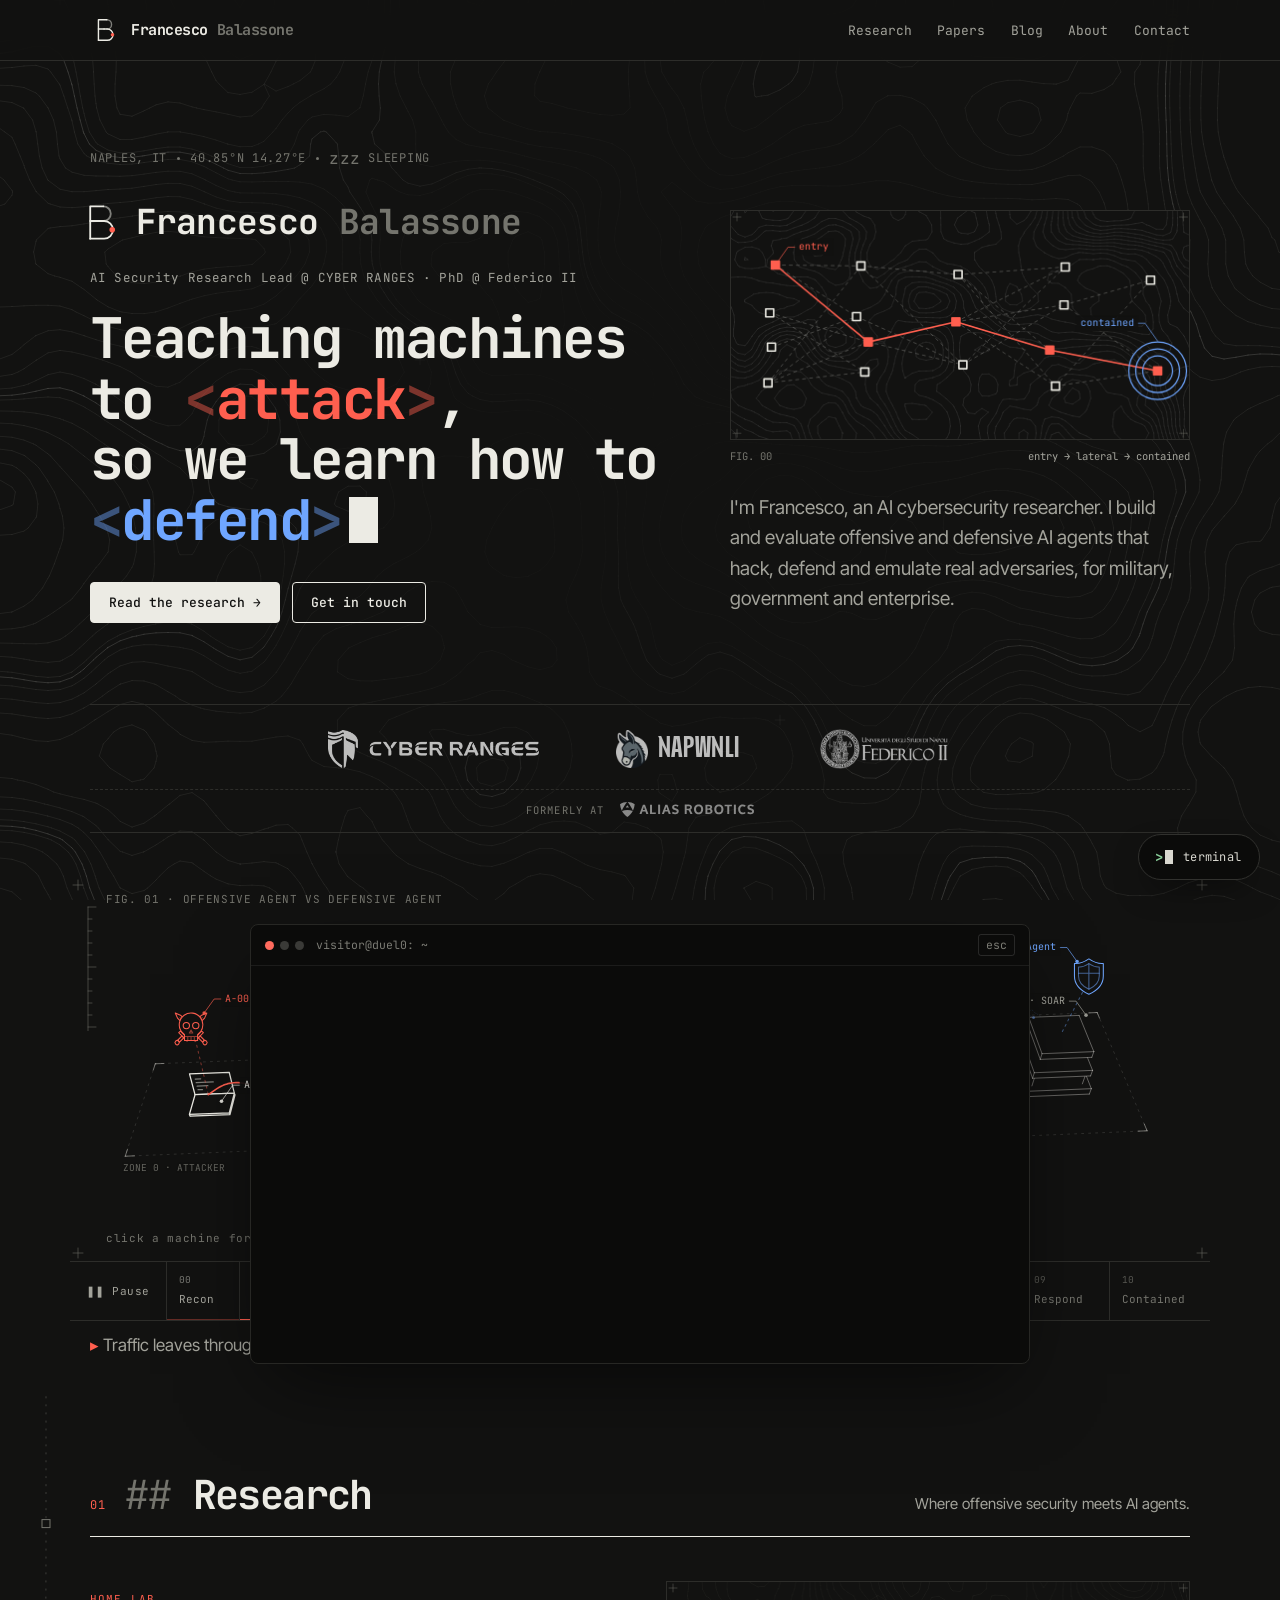
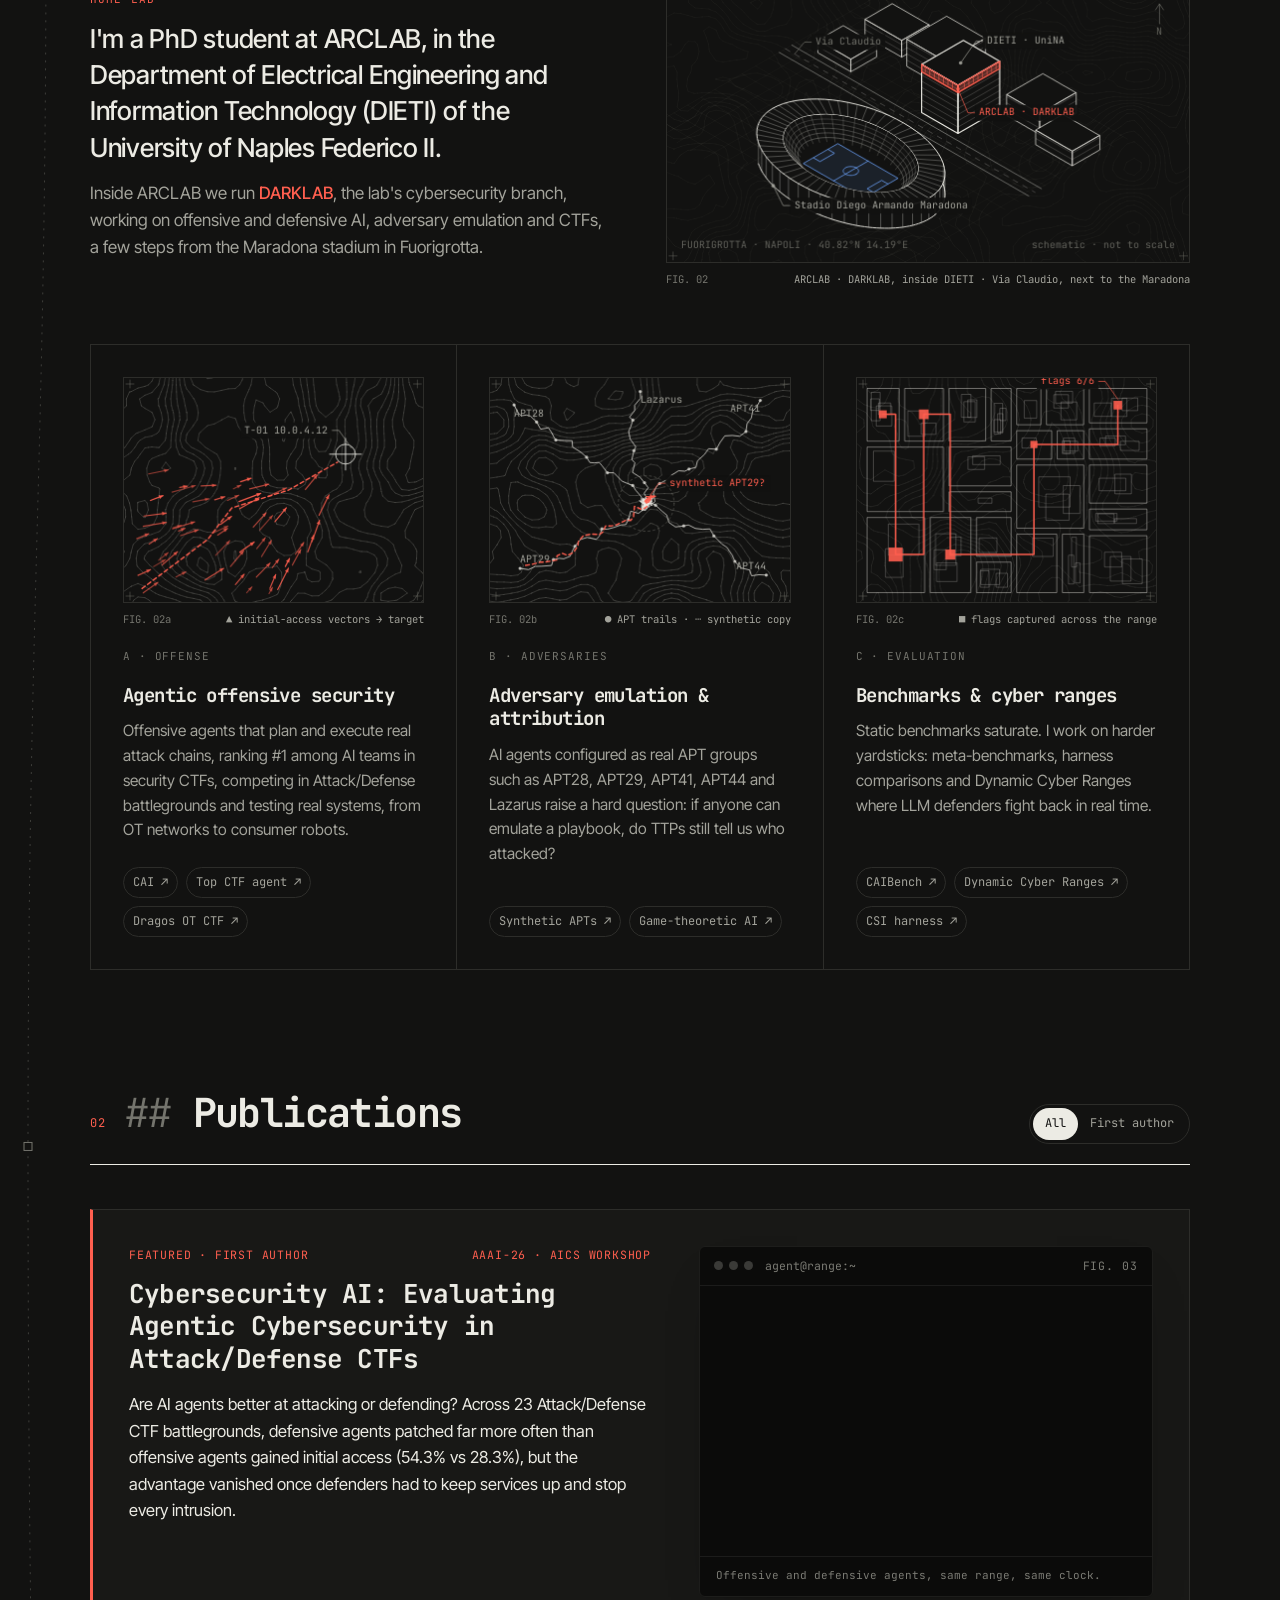
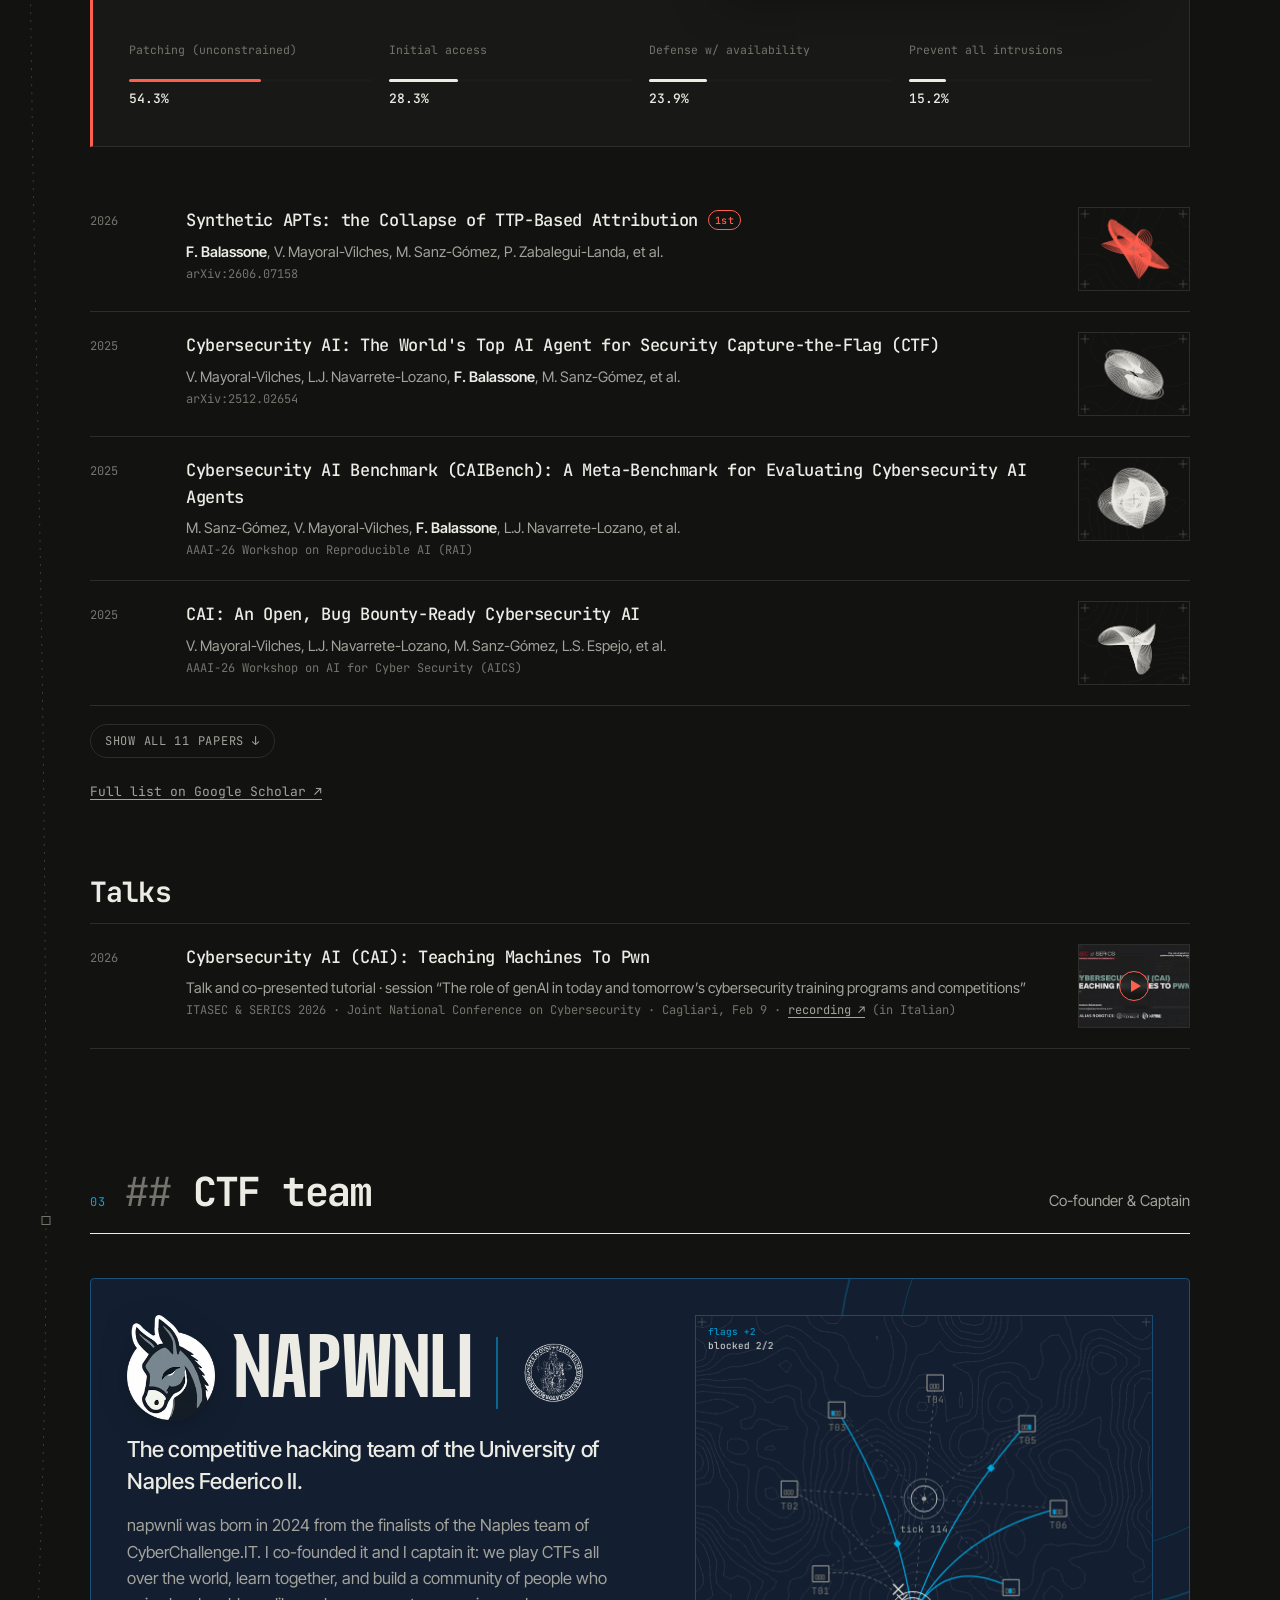
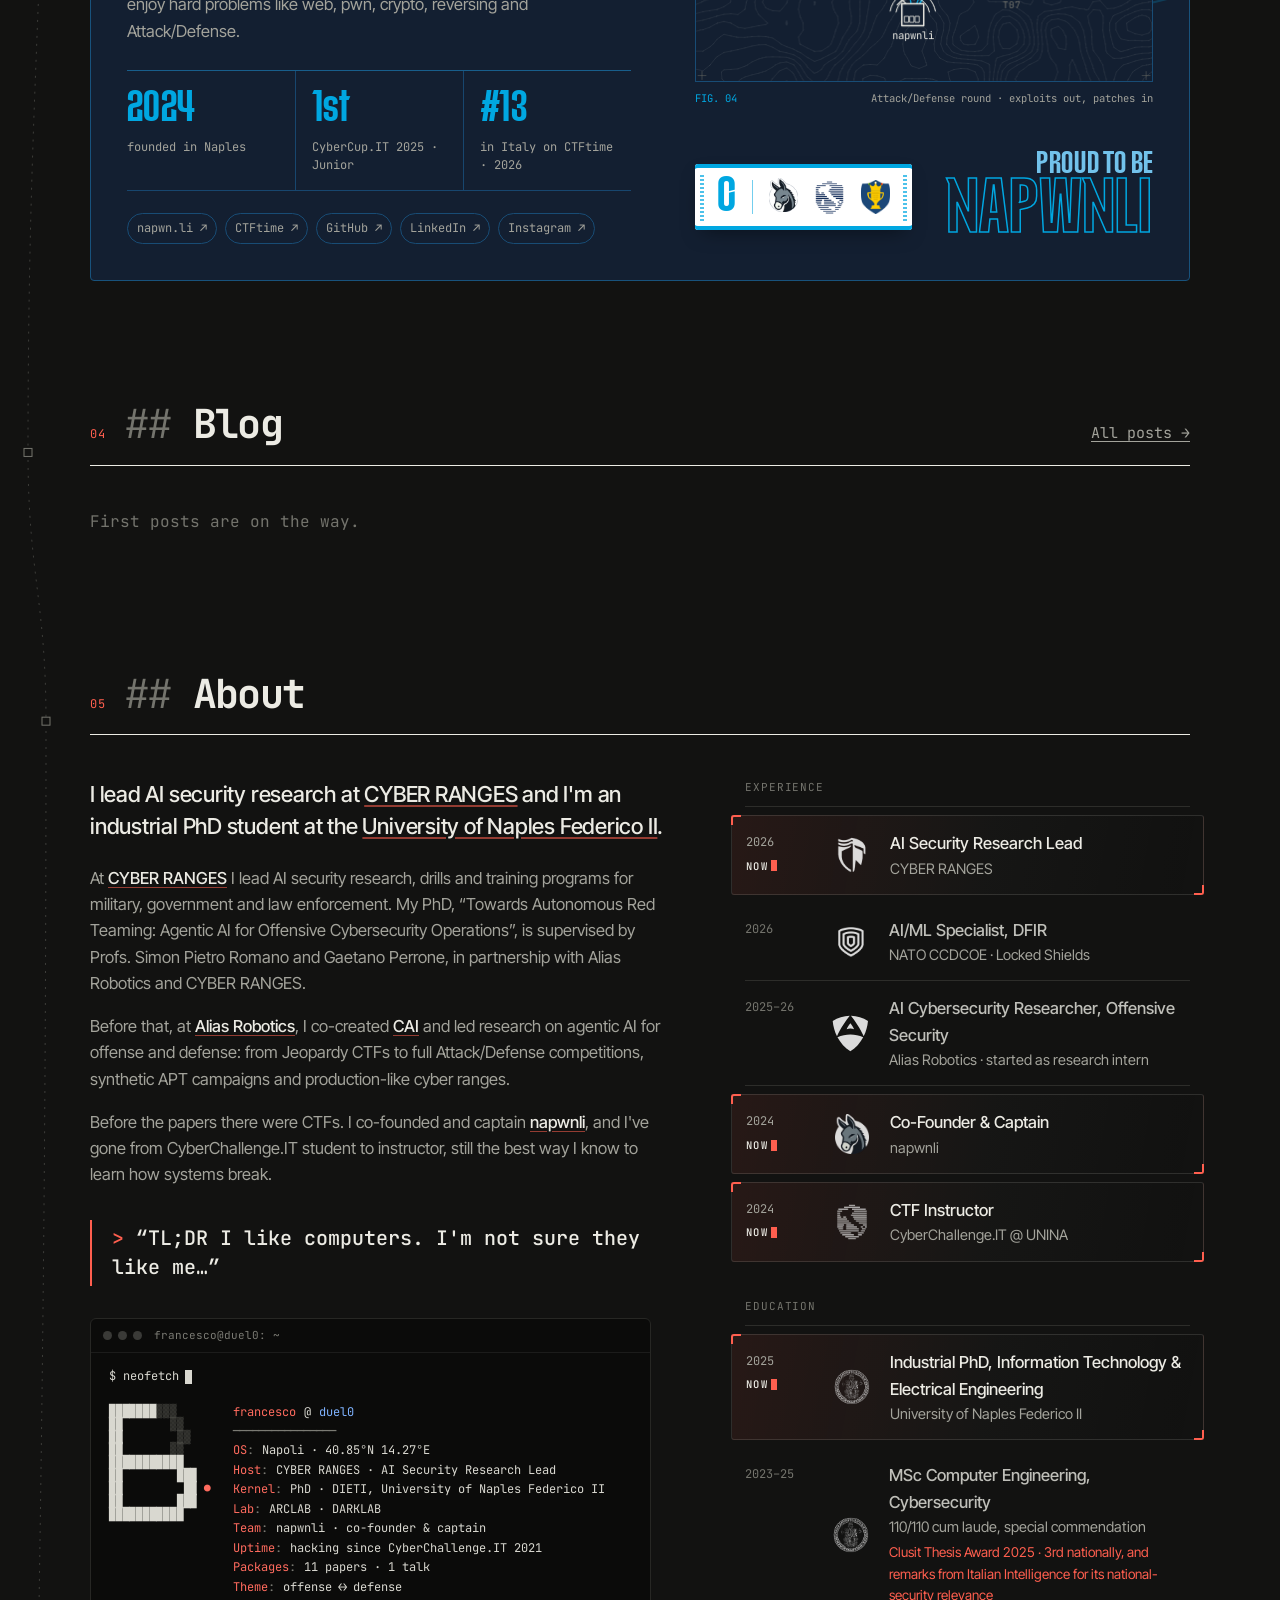
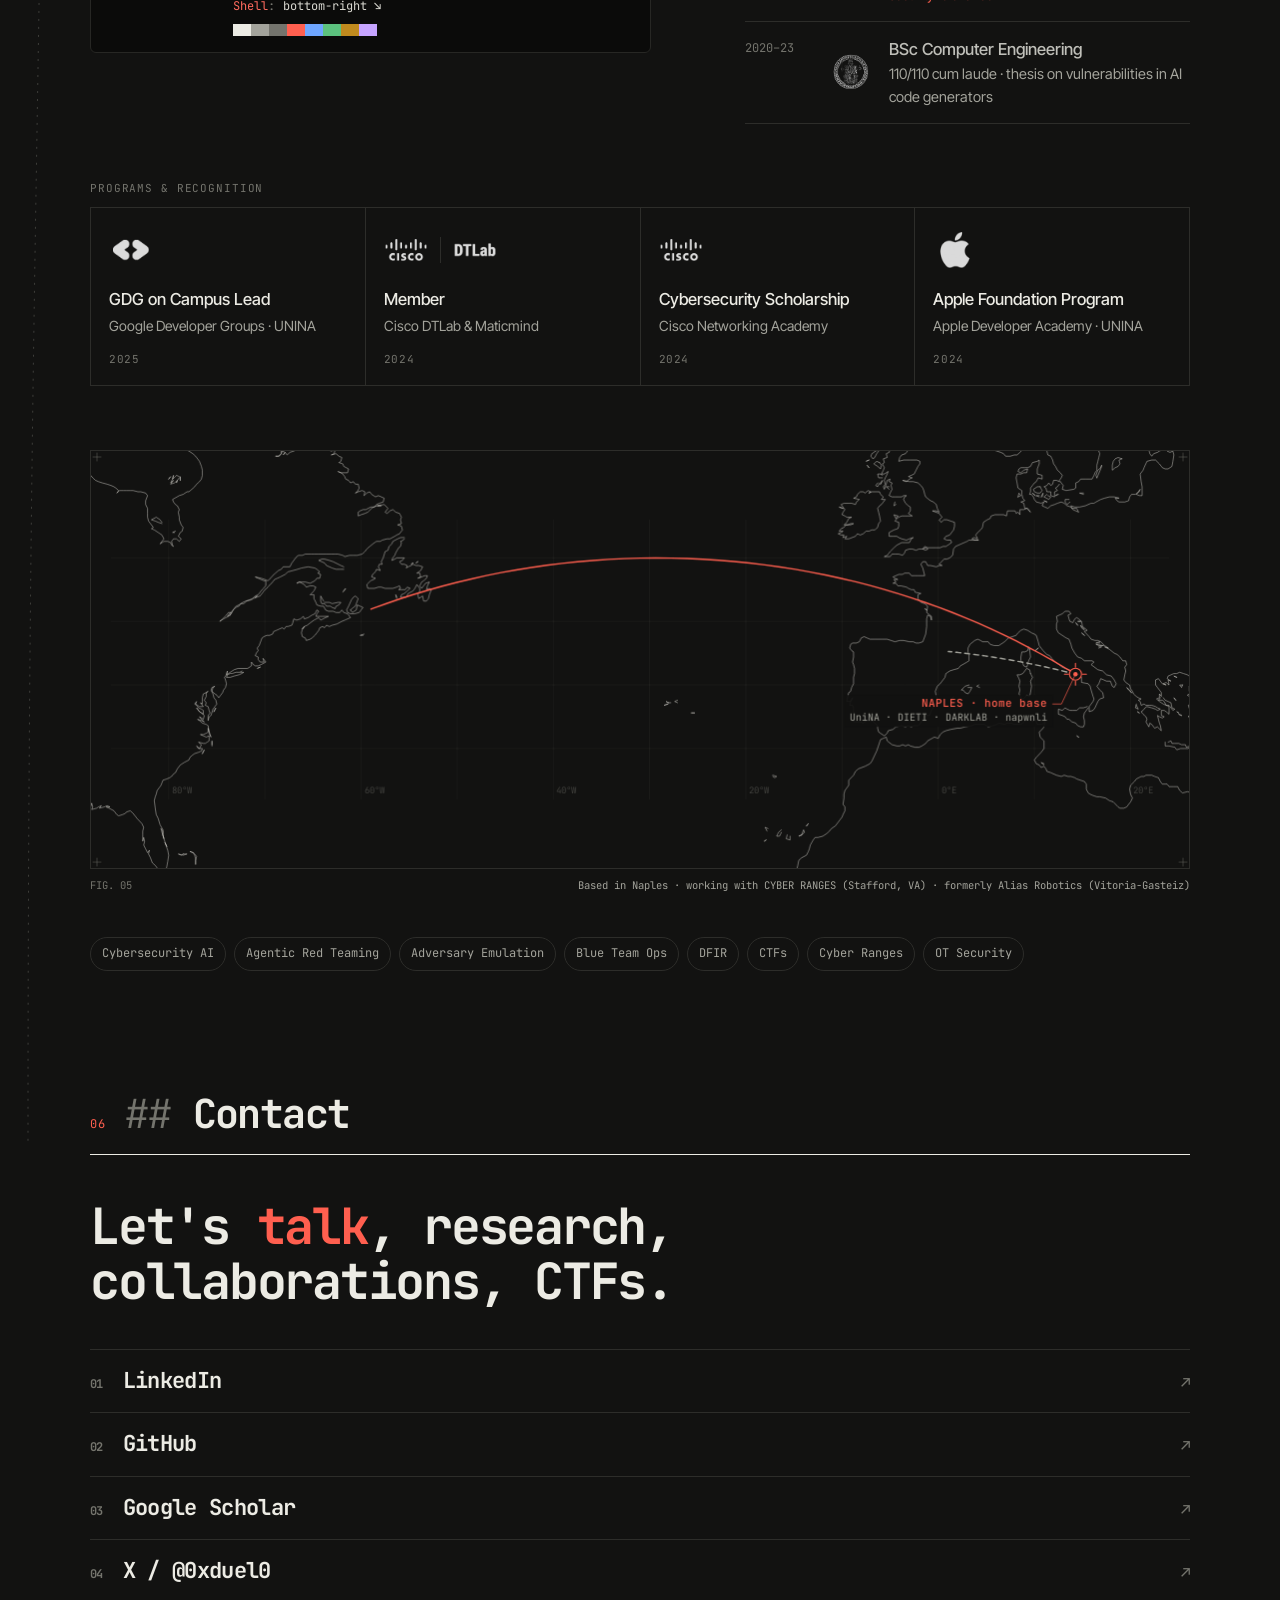
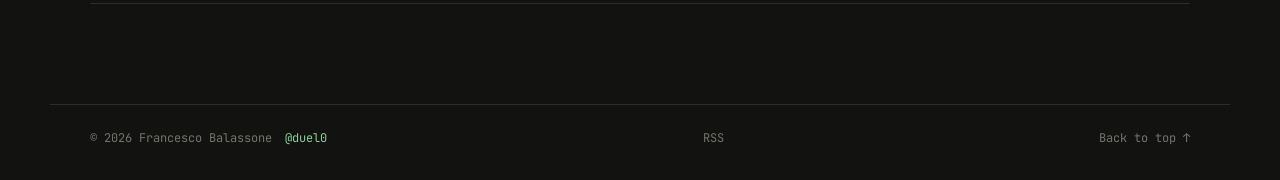
<file: index.html>
<!doctype html>
<html lang="en" data-theme="dark">
<head>
  <meta charset="utf-8">
  <meta name="viewport" content="width=device-width, initial-scale=1">
  <title>Francesco Balassone</title>
  <meta name="description" content="Francesco Balassone, AI Security Research Lead at CYBER RANGES and PhD student at the University of Naples Federico II. Research on agentic offensive security, adversary emulation and cybersecurity AI evaluation.">
  <meta name="author" content="Francesco Balassone">
  <meta property="og:title" content="Francesco Balassone">
  <meta property="og:description" content="Agentic offensive security, adversary emulation and the evaluation of cybersecurity AI.">
  <meta property="og:type" content="website">
  <meta property="og:url" content="https://duel0.github.io/">
  <meta property="og:image" content="https://duel0.github.io/assets/og/site.png">
  <meta property="og:image:width" content="1200">
  <meta property="og:image:height" content="630">
  <meta name="twitter:card" content="summary_large_image">
  <meta name="twitter:image" content="https://duel0.github.io/assets/og/site.png">
  <meta name="theme-color" content="#121211">
  <link rel="icon" href="favicon.svg" type="image/svg+xml">
  <link rel="alternate" type="application/rss+xml" title="Francesco Balassone · Blog" href="feed.xml">

  <link rel="preconnect" href="https://fonts.googleapis.com">
  <link rel="preconnect" href="https://fonts.gstatic.com" crossorigin>
  <link href="https://fonts.googleapis.com/css2?family=Inter+Tight:ital,wght@0,400;0,500;0,600;1,400&family=JetBrains+Mono:wght@400;500;700&display=swap" rel="stylesheet">
  <link rel="stylesheet" href="assets/style.css">

  <script>
    // Apply saved theme before paint to avoid a flash.
    // Arriving through a cross-document view transition: draw covers complete so the morph lands on a finished picture.
    const quiet = (vt) => { vt?.ready?.catch(() => {}); vt?.finished?.catch(() => {}); };   // aborted transitions are harmless
    addEventListener('pagereveal', (e) => { if (e.viewTransition) { document.documentElement.dataset.vt = '1'; quiet(e.viewTransition); } });
    addEventListener('pageswap', (e) => quiet(e.viewTransition));
  </script>
  <script type="application/ld+json">
  {
    "@context": "https://schema.org",
    "@type": "Person",
    "name": "Francesco Balassone",
    "jobTitle": "AI Security Research Lead",
    "alumniOf": { "@type": "CollegeOrUniversity", "name": "University of Naples Federico II" },
    "worksFor": { "@type": "Organization", "name": "CYBER RANGES" },
    "affiliation": { "@type": "CollegeOrUniversity", "name": "University of Naples Federico II" },
    "address": { "@type": "PostalAddress", "addressLocality": "Naples", "addressCountry": "IT" },
    "sameAs": [
      "https://www.linkedin.com/in/francesco-balassone/",
      "https://github.com/duel0",
      "https://scholar.google.com/citations?user=uGcv2pcAAAAJ",
      "https://x.com/0xduel0"
    ]
  }
  </script>
</head>
<body>
  <a class="skip" href="#main">Skip to content</a>

  <header class="site-header">
    <div class="wrap header-inner">
      <a class="brand" href="#top" aria-label="Francesco Balassone, home">
        <span class="brand-mark" aria-hidden="true"><svg viewBox="0 0 32 32"><path d="M9 27V5h9"/><path d="M9 15h6"/><path d="M15 15h3.5a6 6 0 0 1 0 12H9"/><path class="dim" d="M18 5a5 5 0 0 1 0 10"/><circle class="node" cx="24" cy="21" r="1.9"/></svg></span>
        <span class="brand-name">Francesco <i>Balassone</i></span>
      </a>
      <nav class="nav" aria-label="Primary">
        <a href="#research">Research</a>
        <a href="#publications">Papers</a>
        <a href="blog/">Blog</a>
        <a href="#about">About</a>
        <a href="#contact">Contact</a>
      </nav>
    </div>
  </header>

  <main id="main">
    <!-- ───────────── HERO ───────────── -->
    <section class="hero wrap" id="top">

      <div class="hero-meta mono">
        <span>Naples, IT</span>
        <span class="dot" aria-hidden="true"></span>
        <span>40.85°N 14.27°E</span>
        <span class="dot" aria-hidden="true"></span>
        <span class="status"><i aria-hidden="true"></i>researching</span>
      </div>

      <div class="hero-grid">
        <div class="hero-copy">
          <p class="hero-id"><span class="brand-mark hero-mark" aria-hidden="true"><svg viewBox="0 0 32 32"><path d="M9 27V5h9"/><path d="M9 15h6"/><path d="M15 15h3.5a6 6 0 0 1 0 12H9"/><path class="dim" d="M18 5a5 5 0 0 1 0 10"/><circle class="node" cx="24" cy="21" r="1.9"/></svg></span><span class="hero-name">Francesco <i>Balassone</i></span></p>
          <p class="eyebrow mono">AI Security Research Lead @ CYBER RANGES · PhD @ Federico II</p>
          <h1 class="display">
            Teaching machines to <em>attack</em>,<br>
            so we learn how to <em class="def">defend</em><span class="visually-hidden">.</span><span class="h1-cursor" aria-hidden="true"></span>
          </h1>
          <p class="actions">
            <a class="btn btn-solid" href="#publications">Read the research <span aria-hidden="true">→</span></a>
            <a class="btn" href="#contact">Get in touch</a>
          </p>
        </div>
        <div class="hero-side">
          <figure class="card-fig hero-fig">
            <canvas data-fig="network" data-seed="11" data-loop aria-hidden="true"></canvas>
            <figcaption class="mono"><span>FIG. 00</span><span>entry → lateral → contained</span></figcaption>
          </figure>
          <p class="lede">
            I'm Francesco, an AI cybersecurity researcher. I build and evaluate offensive and defensive
            AI agents that hack, defend and emulate real adversaries, for military, government and enterprise.
          </p>
        </div>
      </div>

      <div class="affil">
        <ul class="logos" aria-label="Current affiliations">
          <li><a href="https://www.cyberranges.com" target="_blank" rel="noopener" title="CYBER RANGES · AI Security Research Lead"><img class="logo-cr" src="assets/logos/cyber-ranges.png" alt="CYBER RANGES" width="768" height="138"></a></li>
          <li><a class="logo-napwnli" href="https://napwn.li" target="_blank" rel="noopener" title="napwnli · Co-Founder &amp; Captain"><img src="assets/team/napwnli-sm.webp" alt="" width="160" height="191"><span>NAPWNLI</span></a></li>
          <li><a href="https://www.unina.it" target="_blank" rel="noopener" title="University of Naples Federico II · PhD Student"><img class="logo-unina" src="assets/logos/unina.png" alt="University of Naples Federico II" width="340" height="100"></a></li>
        </ul>
        <p class="logos-former"><span class="mono">Formerly at</span><a href="https://aliasrobotics.com" target="_blank" rel="noopener" title="Alias Robotics · AI Cybersecurity Researcher"><img class="logo-alias" src="assets/logos/alias-robotics.svg" alt="Alias Robotics" width="755" height="85"></a></p>
      </div>

      <figure class="scene" aria-label="Animated wireframe of a network, left to right: an attacker host, home router, internet, edge router, external firewall, DMZ, internal firewall, user and server subnets, and a SOC stack. An Offensive Agent moves through the network until a Defensive Agent detects and contains it.">
        <canvas id="scene"></canvas>
        <span class="scene-tag mono">FIG. 01 · Offensive Agent vs Defensive Agent</span>
        <span class="scene-hint mono">click a machine for its logs · drag to rotate</span>
      </figure>
      <div class="scene-ctrl">
        <button type="button" class="scene-play mono" id="scene-play" aria-pressed="false">❚❚ Pause</button>
        <ol class="stages mono" id="stages" aria-label="Attack stages, select one to jump to it"></ol>
      </div>
      <p class="scene-caption" id="scene-caption">An Offensive Agent moves through a network from left to right; a Defensive Agent detects and contains it.</p>
    </section>

    <!-- ───────────── 01 RESEARCH ───────────── -->
    <section class="section wrap" id="research">
      <header class="section-head">
        <span class="section-num mono">01</span>
        <h2 class="section-title">Research</h2>
        <p class="section-sub">Where offensive security meets AI agents.</p>
      </header>

      <div class="lab">
        <div class="lab-text">
          <p class="lab-kicker mono">Home lab</p>
          <p class="lab-lead">I'm a PhD student at <strong>ARCLAB</strong>, in the Department of Electrical Engineering and Information Technology (<strong>DIETI</strong>) of the University of Naples Federico II.</p>
          <p>Inside ARCLAB we run <strong class="lab-dark">DARKLAB</strong>, the lab's cybersecurity branch, working on offensive and defensive AI, adversary emulation and CTFs, a few steps from the Maradona stadium in Fuorigrotta.</p>
        </div>
        <figure class="card-fig lab-fig">
          <canvas data-fig="campus" data-seed="1926" data-live aria-hidden="true"></canvas>
          <figcaption class="mono"><span>FIG. 02</span><span>ARCLAB · DARKLAB, inside DIETI · Via Claudio, next to the Maradona</span></figcaption>
        </figure>
      </div>

      <div class="cards">
        <article class="card">
          <figure class="card-fig">
            <canvas data-fig="offense" aria-hidden="true"></canvas>
            <figcaption class="mono"><span>FIG. 02a</span><span>▲ initial-access vectors → target</span></figcaption>
          </figure>
          <span class="card-tag mono">A · Offense</span>
          <h3>Agentic offensive security</h3>
          <p>
            Offensive agents that plan and execute real attack chains, ranking #1 among AI teams in
            security CTFs, competing in Attack/Defense battlegrounds and testing real systems, from OT
            networks to consumer robots.
          </p>
          <ul class="card-refs mono">
            <li><a href="https://arxiv.org/abs/2504.06017" target="_blank" rel="noopener">CAI ↗</a></li>
            <li><a href="https://arxiv.org/abs/2512.02654" target="_blank" rel="noopener">Top CTF agent ↗</a></li>
            <li><a href="https://arxiv.org/abs/2511.05119" target="_blank" rel="noopener">Dragos OT CTF ↗</a></li>
          </ul>
        </article>

        <article class="card">
          <figure class="card-fig">
            <canvas data-fig="adversary" aria-hidden="true"></canvas>
            <figcaption class="mono"><span>FIG. 02b</span><span>● APT trails · ┄ synthetic copy</span></figcaption>
          </figure>
          <span class="card-tag mono">B · Adversaries</span>
          <h3>Adversary emulation &amp; attribution</h3>
          <p>
            AI agents configured as real APT groups such as APT28, APT29, APT41, APT44 and Lazarus
            raise a hard question: if anyone can emulate a playbook, do TTPs still tell us who attacked?
          </p>
          <ul class="card-refs mono">
            <li><a href="https://arxiv.org/abs/2606.07158" target="_blank" rel="noopener">Synthetic APTs ↗</a></li>
            <li><a href="https://arxiv.org/abs/2601.05887" target="_blank" rel="noopener">Game-theoretic AI ↗</a></li>
          </ul>
        </article>

        <article class="card">
          <figure class="card-fig">
            <canvas data-fig="evaluation" aria-hidden="true"></canvas>
            <figcaption class="mono"><span>FIG. 02c</span><span>■ flags captured across the range</span></figcaption>
          </figure>
          <span class="card-tag mono">C · Evaluation</span>
          <h3>Benchmarks &amp; cyber ranges</h3>
          <p>
            Static benchmarks saturate. I work on harder yardsticks: meta-benchmarks, harness
            comparisons and <em>Dynamic Cyber Ranges</em> where LLM defenders fight back in real time.
          </p>
          <ul class="card-refs mono">
            <li><a href="https://arxiv.org/abs/2510.24317" target="_blank" rel="noopener">CAIBench ↗</a></li>
            <li><a href="https://arxiv.org/abs/2604.24184" target="_blank" rel="noopener">Dynamic Cyber Ranges ↗</a></li>
            <li><a href="https://arxiv.org/abs/2605.28334" target="_blank" rel="noopener">CSI harness ↗</a></li>
          </ul>
        </article>
      </div>
    </section>

    <!-- ───────────── 02 PUBLICATIONS ───────────── -->
    <section class="section wrap" id="publications">
      <header class="section-head">
        <span class="section-num mono">02</span>
        <h2 class="section-title">Publications</h2>
        <div class="filter mono" role="group" aria-label="Filter publications">
          <button type="button" class="is-active" data-filter="all" aria-pressed="true">All</button>
          <button type="button" data-filter="first" aria-pressed="false">First author</button>
        </div>
      </header>

      <!-- Featured -->
      <article class="featured">
        <div class="featured-main">
        <div class="featured-meta mono">
          <span>Featured · First author</span>
          <span>AAAI-26 · AICS Workshop</span>
        </div>
        <h3 class="featured-title">
          <a href="https://arxiv.org/abs/2510.17521" target="_blank" rel="noopener">
            Cybersecurity AI: Evaluating Agentic Cybersecurity in Attack/Defense CTFs
          </a>
        </h3>
        <p>
          Are AI agents better at attacking or defending? Across 23 Attack/Defense CTF battlegrounds,
          defensive agents patched far more often than offensive agents gained initial access
          (54.3% vs 28.3%), but the advantage vanished once defenders had to keep services up
          and stop <em>every</em> intrusion.
        </p>
        </div>
          <figure class="terminal" aria-label="Illustrative agent trace">
            <div class="terminal-bar mono">
              <span class="lights" aria-hidden="true"><i></i><i></i><i></i></span>
              <span>agent@range:~</span>
              <span class="terminal-tag">FIG. 03</span>
            </div>
            <pre class="terminal-body mono" id="trace" aria-hidden="true"></pre>
            <figcaption class="mono">Offensive and defensive agents, same range, same clock.</figcaption>
          </figure>
        <div class="featured-figs mono" aria-hidden="true">
          <div><span>Patching (unconstrained)</span><b style="--v:54.3">54.3%</b></div>
          <div><span>Initial access</span><b style="--v:28.3">28.3%</b></div>
          <div><span>Defense w/ availability</span><b style="--v:23.9">23.9%</b></div>
          <div><span>Prevent all intrusions</span><b style="--v:15.2">15.2%</b></div>
        </div>
      </article>

      <ol class="pubs" id="pubs">
        <li data-first="true" data-key>
          <span class="pub-year mono">2026</span>
          <div class="pub-body">
            <a class="pub-title" href="https://arxiv.org/abs/2606.07158" target="_blank" rel="noopener">Synthetic APTs: the Collapse of TTP-Based Attribution</a>
            <p class="pub-authors"><b>F. Balassone</b>, V. Mayoral-Vilches, M. Sanz-Gómez, P. Zabalegui-Landa, et al.</p>
            <p class="pub-venue mono">arXiv:2606.07158</p>
          </div>
          <div class="pub-thumb"><canvas data-fig="glyph-red" data-seed="2696" data-mini aria-hidden="true"></canvas></div>
        </li>
        <li>
          <span class="pub-year mono">2026</span>
          <div class="pub-body">
            <a class="pub-title" href="https://arxiv.org/abs/2605.28334" target="_blank" rel="noopener">Towards Cybersecurity SuperIntelligence (CSI): What's the best harness for cybersecurity?</a>
            <p class="pub-authors">V. Mayoral-Vilches, <b>F. Balassone</b>, M. Sanz-Gómez, P. Zabalegui-Landa, et al.</p>
            <p class="pub-venue mono">arXiv:2605.28334</p>
          </div>
          <div class="pub-thumb"><canvas data-fig="glyph" data-seed="3656" data-mini aria-hidden="true"></canvas></div>
        </li>
        <li>
          <span class="pub-year mono">2026</span>
          <div class="pub-body">
            <a class="pub-title" href="https://arxiv.org/abs/2604.24184" target="_blank" rel="noopener">Dynamic Cyber Ranges</a>
            <p class="pub-authors">V. Mayoral-Vilches, M. Sanz-Gómez, <b>F. Balassone</b>, et al.</p>
            <p class="pub-venue mono">arXiv:2604.24184</p>
          </div>
          <div class="pub-thumb"><canvas data-fig="glyph" data-seed="9209" data-mini aria-hidden="true"></canvas></div>
        </li>
        <li>
          <span class="pub-year mono">2026</span>
          <div class="pub-body">
            <a class="pub-title" href="https://arxiv.org/abs/2603.08665" target="_blank" rel="noopener">Cybersecurity AI: Hacking Consumer Robots in the AI Era</a>
            <p class="pub-authors">V. Mayoral-Vilches, U. Ayucar-Carbajo, O. Laflamme, R. Peng, et al.</p>
            <p class="pub-venue mono">arXiv:2603.08665</p>
          </div>
          <div class="pub-thumb"><canvas data-fig="glyph" data-seed="3393" data-mini aria-hidden="true"></canvas></div>
        </li>
        <li>
          <span class="pub-year mono">2026</span>
          <div class="pub-body">
            <a class="pub-title" href="https://arxiv.org/abs/2601.14614" target="_blank" rel="noopener">Towards Cybersecurity Superintelligence</a>
            <p class="pub-authors">V. Mayoral-Vilches, S. Rass, M. Pinzger, E. Gil-Uriarte, et al.</p>
            <p class="pub-venue mono">Proceedings of the AAAI Symposium Series 9(1)</p>
          </div>
          <div class="pub-thumb"><canvas data-fig="glyph" data-seed="8802" data-mini aria-hidden="true"></canvas></div>
        </li>
        <li>
          <span class="pub-year mono">2026</span>
          <div class="pub-body">
            <a class="pub-title" href="https://arxiv.org/abs/2601.05887" target="_blank" rel="noopener">Cybersecurity AI: A Game-Theoretic AI for Guiding Attack and Defense</a>
            <p class="pub-authors">V. Mayoral-Vilches, M. Sanz-Gómez, <b>F. Balassone</b>, S. Rass, et al.</p>
            <p class="pub-venue mono">arXiv:2601.05887</p>
          </div>
          <div class="pub-thumb"><canvas data-fig="glyph" data-seed="75" data-mini aria-hidden="true"></canvas></div>
        </li>
        <li data-first="true">
          <span class="pub-year mono">2025</span>
          <div class="pub-body">
            <a class="pub-title" href="https://arxiv.org/abs/2510.17521" target="_blank" rel="noopener">Cybersecurity AI: Evaluating Agentic Cybersecurity in Attack/Defense CTFs</a>
            <p class="pub-authors"><b>F. Balassone</b>, V. Mayoral-Vilches, S. Rass, M. Pinzger, G. Perrone, et al.</p>
            <p class="pub-venue mono">AAAI-26 Workshop on AI for Cyber Security (AICS)</p>
          </div>
          <div class="pub-thumb"><canvas data-fig="glyph-red" data-seed="7085" data-mini aria-hidden="true"></canvas></div>
        </li>
        <li data-key>
          <span class="pub-year mono">2025</span>
          <div class="pub-body">
            <a class="pub-title" href="https://arxiv.org/abs/2512.02654" target="_blank" rel="noopener">Cybersecurity AI: The World's Top AI Agent for Security Capture-the-Flag (CTF)</a>
            <p class="pub-authors">V. Mayoral-Vilches, L.J. Navarrete-Lozano, <b>F. Balassone</b>, M. Sanz-Gómez, et al.</p>
            <p class="pub-venue mono">arXiv:2512.02654</p>
          </div>
          <div class="pub-thumb"><canvas data-fig="glyph" data-seed="2731" data-mini aria-hidden="true"></canvas></div>
        </li>
        <li>
          <span class="pub-year mono">2025</span>
          <div class="pub-body">
            <a class="pub-title" href="https://arxiv.org/abs/2511.05119" target="_blank" rel="noopener">Cybersecurity AI in OT: Insights from an AI Top-10 Ranker in the Dragos OT CTF 2025</a>
            <p class="pub-authors">V. Mayoral-Vilches, L.J. Navarrete-Lozano, <b>F. Balassone</b>, M. Sanz-Gómez, et al.</p>
            <p class="pub-venue mono">arXiv:2511.05119</p>
          </div>
          <div class="pub-thumb"><canvas data-fig="glyph" data-seed="4926" data-mini aria-hidden="true"></canvas></div>
        </li>
        <li data-key>
          <span class="pub-year mono">2025</span>
          <div class="pub-body">
            <a class="pub-title" href="https://arxiv.org/abs/2510.24317" target="_blank" rel="noopener">Cybersecurity AI Benchmark (CAIBench): A Meta-Benchmark for Evaluating Cybersecurity AI Agents</a>
            <p class="pub-authors">M. Sanz-Gómez, V. Mayoral-Vilches, <b>F. Balassone</b>, L.J. Navarrete-Lozano, et al.</p>
            <p class="pub-venue mono">AAAI-26 Workshop on Reproducible AI (RAI)</p>
          </div>
          <div class="pub-thumb"><canvas data-fig="glyph" data-seed="3908" data-mini aria-hidden="true"></canvas></div>
        </li>
        <li data-key>
          <span class="pub-year mono">2025</span>
          <div class="pub-body">
            <a class="pub-title" href="https://arxiv.org/abs/2504.06017" target="_blank" rel="noopener">CAI: An Open, Bug Bounty-Ready Cybersecurity AI</a>
            <p class="pub-authors">V. Mayoral-Vilches, L.J. Navarrete-Lozano, M. Sanz-Gómez, L.S. Espejo, et al.</p>
            <p class="pub-venue mono">AAAI-26 Workshop on AI for Cyber Security (AICS)</p>
          </div>
          <div class="pub-thumb"><canvas data-fig="glyph" data-seed="3934" data-mini aria-hidden="true"></canvas></div>
        </li>
      </ol>

      <button type="button" class="pubs-toggle mono" aria-controls="pubs" aria-expanded="false" hidden></button>

      <p class="more mono">
        <a href="https://scholar.google.com/citations?user=uGcv2pcAAAAJ" target="_blank" rel="noopener">Full list on Google Scholar ↗</a>
      </p>

      <h3 class="sub-head">Talks</h3>
      <ol class="pubs talks">
        <li>
          <span class="pub-year mono">2026</span>
          <div class="pub-body">
            <a class="pub-title" href="https://www.youtube.com/live/y6Fzrc7NYBs?t=550" target="_blank" rel="noopener">Cybersecurity AI (CAI): Teaching Machines To Pwn</a>
            <p class="pub-authors">Talk and co-presented tutorial · session “The role of genAI in today and tomorrow’s cybersecurity training programs and competitions”</p>
            <p class="pub-venue mono">ITASEC &amp; SERICS 2026 · Joint National Conference on Cybersecurity · Cagliari, Feb 9 · <a href="https://www.youtube.com/live/y6Fzrc7NYBs?t=550" target="_blank" rel="noopener">recording ↗</a> (in Italian)</p>
          </div>
          <a class="talk-thumb" href="https://www.youtube.com/live/y6Fzrc7NYBs?t=550" target="_blank" rel="noopener" aria-label="Watch the ITASEC 2026 talk on YouTube">
            <picture>
              <source type="image/webp" srcset="assets/talks/itasec-2026-sm.webp 320w, assets/talks/itasec-2026.webp 640w" sizes="112px">
              <img src="assets/talks/itasec-2026-sm.jpg" srcset="assets/talks/itasec-2026-sm.jpg 320w, assets/talks/itasec-2026.jpg 640w" sizes="112px" width="320" height="180" alt="Title slide: Cybersecurity AI (CAI), Teaching Machines to Pwn, ITASEC 2026" loading="lazy">
            </picture>
            <span class="talk-play" aria-hidden="true"></span>
          </a>
        </li>
      </ol>
    </section>

    <!-- ───────────── 03 CTF TEAM ───────────── -->
    <section class="section wrap" id="team" data-palette="napoli">
      <header class="section-head">
        <span class="section-num mono">03</span>
        <h2 class="section-title">CTF team</h2>
        <p class="section-sub">Co-founder &amp; Captain</p>
      </header>

      <div class="team">
        <div class="team-text">
          <div class="team-head">
          <a class="team-brand" href="https://napwn.li" target="_blank" rel="noopener">
            <picture>
              <source srcset="assets/team/napwnli-sm.webp 1x, assets/team/napwnli.webp 4x" type="image/webp">
              <img src="assets/team/napwnli-sm.png" width="88" height="105" alt="napwnli logo: a donkey head">
            </picture>
            <span class="team-name">napwnli</span>
          </a>
          <a class="team-uni" href="https://www.unina.it" target="_blank" rel="noopener" title="Official CTF team of the University of Naples Federico II">
            <i aria-hidden="true"></i><img src="assets/logos/marks/unina.png" alt="University of Naples Federico II" width="64" height="64">
          </a>
          </div>
          <p class="team-lead">
            The competitive hacking team of the <strong>University of Naples Federico II</strong>.
          </p>
          <p>
            napwnli was born in 2024 from the finalists of the Naples team of CyberChallenge.IT. I co-founded it
            and I captain it: we play CTFs all over the world, learn together, and build a community of people
            who enjoy hard problems like web, pwn, crypto, reversing and Attack/Defense.
          </p>
          <div class="stat-tiles team-stats">
            <div><b>2024</b><span>founded in Naples</span></div>
            <div><b>1st</b><span>CyberCup.IT 2025 · Junior</span></div>
            <div><b>#13</b><span>in Italy on CTFtime · 2026</span></div>
          </div>
          <ul class="card-refs mono team-links">
            <li><a href="https://napwn.li" target="_blank" rel="noopener">napwn.li ↗</a></li>
            <li><a href="https://ctftime.org/team/308814" target="_blank" rel="noopener">CTFtime ↗</a></li>
            <li><a href="https://github.com/napwnli" target="_blank" rel="noopener">GitHub ↗</a></li>
            <li><a href="https://it.linkedin.com/company/napwnli" target="_blank" rel="noopener">LinkedIn ↗</a></li>
            <li><a href="https://www.instagram.com/napwnli" target="_blank" rel="noopener">Instagram ↗</a></li>
          </ul>
        </div>
        <div class="team-side">
        <figure class="card-fig team-fig">
          <canvas data-fig="ad" data-seed="404" data-loop aria-hidden="true"></canvas>
          <figcaption class="mono"><span>FIG. 04</span><span>Attack/Defense round · exploits out, patches in</span></figcaption>
        </figure>
          <div class="team-honours">
            <div class="armband" role="img" aria-label="Captain's armband: C, napwnli, CyberChallenge.IT, CyberCup.IT">
              <span class="ab-c" title="Captain of napwnli">C</span>
              <i class="ab-sep" aria-hidden="true"></i>
              <img src="assets/team/napwnli-sm.webp" alt="" title="napwnli" width="30" height="36">
              <img src="assets/logos/marks/cyberchallenge.png" alt="" title="CyberChallenge.IT · instructor" width="40" height="40">
              <img src="assets/logos/cybercup.png" alt="" title="CyberCup.IT 2025 · Junior winners" width="34" height="40">
            </div>
            <p class="team-proud" aria-label="Proud to be napwnli"><span>PROUD TO BE</span><b>NAPWNLI</b></p>
          </div>
        </div>
      </div>
    </section>

    <!-- ───────────── 04 BLOG ───────────── -->
    <section class="section wrap" id="writing">
      <header class="section-head">
        <span class="section-num mono">04</span>
        <h2 class="section-title">Blog</h2>
        <p class="section-sub"><a class="mono" href="blog/">All posts →</a></p>
      </header>
      <!-- blog:start -->
      <p class="posts-empty">First posts are on the way.</p>
      <!-- blog:end -->
    </section>

    <!-- ───────────── 05 ABOUT ───────────── -->
    <section class="section wrap" id="about">
      <header class="section-head">
        <span class="section-num mono">05</span>
        <h2 class="section-title">About</h2>
      </header>

      <div class="about-grid">
        <div class="about-text">
          <p class="about-lead">
            I lead AI security research at <a href="https://www.cyberranges.com" target="_blank" rel="noopener"><strong>CYBER RANGES</strong></a> and I'm an industrial PhD student at the
            <a href="https://www.unina.it" target="_blank" rel="noopener"><strong>University of Naples Federico II</strong></a>.
          </p>
          <p>
            At <a href="https://www.cyberranges.com" target="_blank" rel="noopener"><strong>CYBER RANGES</strong></a> I lead AI security research, drills and training programs for military,
            government and law enforcement. My PhD, <em>“Towards Autonomous Red Teaming: Agentic AI for
            Offensive Cybersecurity Operations”</em>, is supervised by Profs. Simon Pietro Romano and
            Gaetano Perrone, in partnership with Alias Robotics and CYBER RANGES.
          </p>
          <p>
            Before that, at <a href="https://aliasrobotics.com" target="_blank" rel="noopener"><strong>Alias Robotics</strong></a>, I co-created <a href="https://github.com/aliasrobotics/cai" target="_blank" rel="noopener"><strong>CAI</strong></a> and led research on agentic AI for
            offense and defense: from Jeopardy CTFs to full Attack/Defense competitions, synthetic APT
            campaigns and production-like cyber ranges.
          </p>
          <p>
            Before the papers there were CTFs. I co-founded and captain <a href="#team"><strong>napwnli</strong></a>, and I've gone
            from CyberChallenge.IT student to instructor, still the best way I know to learn how systems break.
          </p>
          <blockquote class="pull">
            “TL;DR I like computers. I'm not sure they like me…”
          </blockquote>

          <figure class="fetch mono" data-console role="button" tabindex="0" aria-label="neofetch-style summary, open the terminal">
            <div class="fetch-bar"><span class="lights" aria-hidden="true"><i></i><i></i><i></i></span><span>francesco@duel0: ~</span></div>
            <div class="fetch-prompt"><span>$ neofetch</span><span class="fetch-cursor" aria-hidden="true"></span></div>
            <div class="fetch-body">
              <pre class="fetch-art" aria-hidden="true"><b>███████</b><i>▒▒▒</i>   
<b>██</b>       <i>▒▒</i>  
<b>██</b>        <i>▒▒</i> 
<b>██</b>       <i>▒▒</i>  
<b>███████████</b>  
<b>██</b>        <b>███</b>
<b>██</b>         <b>██</b> <em>●</em>
<b>██</b>        <b>███</b>
<b>███████████</b>  </pre>
              <dl class="fetch-info">
              <div class="fetch-host" style="--i:0"><span class="u">francesco</span>@<span class="h">duel0</span></div>
              <div class="fetch-rule" style="--i:1" aria-hidden="true">────────────────</div>
              <div style="--i:2"><dt>OS</dt><dd>Napoli · 40.85°N 14.27°E</dd></div>
              <div style="--i:3"><dt>Host</dt><dd>CYBER RANGES · AI Security Research Lead</dd></div>
              <div style="--i:4"><dt>Kernel</dt><dd>PhD · DIETI, University of Naples Federico II</dd></div>
              <div style="--i:5"><dt>Lab</dt><dd>ARCLAB · DARKLAB</dd></div>
              <div style="--i:6"><dt>Team</dt><dd>napwnli · co-founder & captain</dd></div>
              <div style="--i:7"><dt>Uptime</dt><dd>hacking since CyberChallenge.IT 2021</dd></div>
              <div style="--i:8"><dt>Packages</dt><dd>11 papers · 1 talk</dd></div>
              <div style="--i:9"><dt>Theme</dt><dd>offense ↔ defense</dd></div>
              <div style="--i:10"><dt>Shell</dt><dd>bottom-right ↘</dd></div>
              <div class="fetch-colors" style="--i:11" aria-hidden="true"><i style="--c:var(--ink)"></i><i style="--c:var(--ink-2)"></i><i style="--c:var(--ink-3)"></i><i style="--c:var(--accent)"></i><i style="--c:var(--blue)"></i><i style="--c:var(--ok)"></i><i style="--c:#c08a1e"></i><i style="--c:#c6a4ff"></i></div>
              </dl>
            </div>
          </figure>

        </div>

        <div class="about-side">
          <h3 class="side-label mono">Experience</h3>
          <ol class="timeline">
            <li class="is-now">
              <span class="tl-when mono">2026<em class="tl-now"><i aria-hidden="true"></i>now</em></span>
              <span class="tl-logo"><img src="assets/logos/marks/cyber-ranges.png" alt="CYBER RANGES" width="40" height="40" loading="lazy"></span>
              <div><b>AI Security Research Lead</b><span>CYBER RANGES</span></div>
            </li>
            <li>
              <span class="tl-when mono">2026</span>
              <span class="tl-logo"><img src="assets/logos/marks/locked-shields.png" alt="Locked Shields" width="40" height="40" loading="lazy"></span>
              <div><b>AI/ML Specialist, DFIR</b><span>NATO CCDCOE · Locked Shields</span></div>
            </li>
            <li>
              <span class="tl-when mono">2025–26</span>
              <span class="tl-logo"><img src="assets/logos/marks/alias-robotics.svg" alt="Alias Robotics" width="40" height="40" loading="lazy"></span>
              <div><b>AI Cybersecurity Researcher, Offensive Security</b><span>Alias Robotics · started as research intern</span></div>
            </li>
            <li class="is-now">
              <span class="tl-when mono">2024<em class="tl-now"><i aria-hidden="true"></i>now</em></span>
              <span class="tl-logo"><img src="assets/team/napwnli-sm.webp" alt="napwnli" width="40" height="40" loading="lazy"></span>
              <div><b>Co-Founder &amp; Captain</b><span>napwnli</span></div>
            </li>
            <li class="is-now">
              <span class="tl-when mono">2024<em class="tl-now"><i aria-hidden="true"></i>now</em></span>
              <span class="tl-logo"><img src="assets/logos/marks/cyberchallenge.png" alt="CyberChallenge.IT" width="40" height="40" loading="lazy"></span>
              <div><b>CTF Instructor</b><span>CyberChallenge.IT @ UNINA</span></div>
            </li>
          </ol>

          <h3 class="side-label mono">Education</h3>
          <ol class="timeline">
            <li class="is-now">
              <span class="tl-when mono">2025<em class="tl-now"><i aria-hidden="true"></i>now</em></span>
              <span class="tl-logo"><img src="assets/logos/marks/unina.png" alt="University of Naples Federico II" width="40" height="40" loading="lazy"></span>
              <div><b>Industrial PhD, Information Technology &amp; Electrical Engineering</b><span>University of Naples Federico II</span></div>
            </li>
            <li>
              <span class="tl-when mono">2023–25</span>
              <span class="tl-logo"><img src="assets/logos/marks/unina.png" alt="University of Naples Federico II" width="40" height="40" loading="lazy"></span>
              <div><b>MSc Computer Engineering, Cybersecurity</b><span>110/110 cum laude, special commendation</span><span class="tl-award">Clusit Thesis Award 2025 · 3rd nationally, and remarks from Italian Intelligence for its national-security relevance</span></div>
            </li>
            <li>
              <span class="tl-when mono">2020–23</span>
              <span class="tl-logo"><img src="assets/logos/marks/unina.png" alt="University of Naples Federico II" width="40" height="40" loading="lazy"></span>
              <div><b>BSc Computer Engineering</b><span>110/110 cum laude · thesis on vulnerabilities in AI code generators</span></div>
            </li>
          </ol>

        </div>
      </div>

      <div class="about-programs">
        <h3 class="side-label mono">Programs &amp; recognition</h3>
        <ol class="programs">
        <li>
          <span class="prog-logo"><img src="assets/logos/marks/gdg.png" alt="Google Developer Groups" width="40" height="40" loading="lazy"></span>
          <div><b>GDG on Campus Lead</b><span>Google Developer Groups · UNINA</span></div>
          <span class="prog-when mono">2025</span>
        </li>
        <li>
          <span class="prog-logo"><img src="assets/logos/marks/cisco.png" alt="Cisco" width="40" height="40" loading="lazy"><i aria-hidden="true"></i><img src="assets/logos/marks/dtlab.png" alt="DTLab" width="40" height="40" loading="lazy"></span>
          <div><b>Member</b><span>Cisco DTLab &amp; Maticmind</span></div>
          <span class="prog-when mono">2024</span>
        </li>
        <li>
          <span class="prog-logo"><img src="assets/logos/marks/cisco.png" alt="Cisco" width="40" height="40" loading="lazy"></span>
          <div><b>Cybersecurity Scholarship</b><span>Cisco Networking Academy</span></div>
          <span class="prog-when mono">2024</span>
        </li>
        <li>
          <span class="prog-logo"><img src="assets/logos/marks/apple-developer-academy.png" alt="Apple Developer Academy" width="40" height="40" loading="lazy"></span>
          <div><b>Apple Foundation Program</b><span>Apple Developer Academy · UNINA</span></div>
          <span class="prog-when mono">2024</span>
        </li>
        </ol>
      </div>

      <figure class="card-fig places-fig">
        <canvas data-fig="map" data-seed="1" aria-hidden="true"></canvas>
        <figcaption class="mono"><span>FIG. 05</span><span>Based in Naples · working with CYBER RANGES (Stafford, VA) · formerly Alias Robotics (Vitoria-Gasteiz)</span></figcaption>
      </figure>

      <div class="interests mono" aria-label="Interests">
        <span>Cybersecurity AI</span><span>Agentic Red Teaming</span><span>Adversary Emulation</span>
        <span>Blue Team Ops</span><span>DFIR</span><span>CTFs</span><span>Cyber Ranges</span><span>OT Security</span>
      </div>
    </section>

    <!-- ───────────── 06 CONTACT ───────────── -->
    <section class="section wrap contact" id="contact">
      <header class="section-head">
        <span class="section-num mono">06</span>
        <h2 class="section-title">Contact</h2>
      </header>
      <p class="contact-line display">Let's <em>talk</em>, research, collaborations, CTFs.</p>
      <ul class="links">
        <li><a href="https://www.linkedin.com/in/francesco-balassone/" target="_blank" rel="noopener"><span class="mono">01</span>LinkedIn<i aria-hidden="true">↗</i></a></li>
        <li><a href="https://github.com/duel0" target="_blank" rel="noopener"><span class="mono">02</span>GitHub<i aria-hidden="true">↗</i></a></li>
        <li><a href="https://scholar.google.com/citations?user=uGcv2pcAAAAJ" target="_blank" rel="noopener"><span class="mono">03</span>Google Scholar<i aria-hidden="true">↗</i></a></li>
        <li><a href="https://x.com/0xduel0" target="_blank" rel="noopener"><span class="mono">04</span>X / @0xduel0<i aria-hidden="true">↗</i></a></li>
      </ul>
    </section>
  </main>

  <footer class="site-footer wrap mono">
    <span>© <span id="year">2026</span> Francesco Balassone <a class="handle" href="https://github.com/duel0" target="_blank" rel="noopener">@duel0</a></span>
    <span class="footer-hint"><a href="feed.xml">RSS</a></span>
    <a href="#top">Back to top ↑</a>
  </footer>

  <script src="assets/main.js" defer></script>
  <script src="assets/scene-logs.js" defer></script>
  <script src="assets/geo-land.js" defer></script>
  <script src="assets/graphics.js" defer></script>
  <script src="assets/fx.js" defer></script>
  <!-- 1/3 · 66 6c 61 67 7b 66 30 72 7a 34 · next: the robots know where not to look. -->
</body>
</html>
</file>
<file: assets/style.css>
/* ──────────────────────────────────────────────────────────────
   Francesco Balassone — personal site
   Editorial paper + terminal ink. No build step.
   ────────────────────────────────────────────────────────────── */

:root {
  --paper: #f4f3ee;
  --paper-2: #ebeae3;
  --card: #fbfbf8;
  --ink: #1a1a19;
  --ink-2: #5f605b;
  --ink-3: #8b8c86;
  --line: #d6d5cd;
  --accent: #c2352a;        /* signal red */
  --accent-ink: #ffffff;
  --blue: #2d5fc9;         /* defense */
  --ok: #2f7d4b;
  --term-bg: #151514;
  --term-fg: #d9d8d0;
  --term-dim: #7b7b74;
  --term-red: #ff6b5e;
  --term-blue: #7fb3ff;
  --term-green: #8ad19b;

  --serif: "JetBrains Mono", ui-monospace, Menlo, monospace;   /* display face (headings) */
  --sans: "Inter Tight", system-ui, -apple-system, "Segoe UI", sans-serif;
  --mono: "JetBrains Mono", ui-monospace, "SFMono-Regular", Menlo, monospace;

  --max: 1180px;
  --gutter: clamp(16px, 4vw, 40px);
  --radius: 4px;

  color-scheme: light;
}

@media (prefers-color-scheme: dark) {
  :root:not([data-theme="light"]) {
    --paper: #121211;
    --paper-2: #1b1b19;
    --card: #181816;
    --ink: #ecebe4;
    --ink-2: #a3a39b;
    --ink-3: #74746d;
    --line: #2d2d2a;
    --accent: #ff5f4f;
    --accent-ink: #121211;
    --blue: #6fa6ff;
    --ok: #5cc27e;
    --term-bg: #0b0b0a;
    color-scheme: dark;
  }
}
:root[data-theme="dark"] {
  --paper: #121211;
  --paper-2: #1b1b19;
  --card: #181816;
  --ink: #ecebe4;
  --ink-2: #a3a39b;
  --ink-3: #74746d;
  --line: #2d2d2a;
  --accent: #ff5f4f;
  --accent-ink: #121211;
  --blue: #6fa6ff;
  --ok: #5cc27e;
  --term-bg: #0b0b0a;
  color-scheme: dark;
}

/* ── Base ─────────────────────────────────────────────────────── */
*, *::before, *::after { box-sizing: border-box; }
html { scroll-behavior: smooth; scroll-padding-top: 80px; -webkit-text-size-adjust: 100%; }
body {
  margin: 0;
  background: var(--paper);
  color: var(--ink);
  font: 400 17px/1.6 var(--sans);
  -webkit-font-smoothing: antialiased;
  text-rendering: optimizeLegibility;
  overflow-x: hidden;
  transition: background-color .25s ease, color .25s ease;
}
a { color: inherit; text-decoration-thickness: 1px; text-underline-offset: 3px; }
a:hover { color: var(--accent); }
:focus-visible { outline: 2px solid var(--accent); outline-offset: 3px; border-radius: 2px; }
::selection { background: var(--accent); color: var(--accent-ink); }
img, svg { max-width: 100%; display: block; }
h1, h2, h3 { margin: 0; font-weight: 400; }
p { margin: 0 0 1em; }

.mono { font-family: var(--mono); }
.wrap { width: 100%; max-width: var(--max); margin-inline: auto; padding-inline: var(--gutter); }
.display { font-family: var(--serif); letter-spacing: -0.02em; }
.display em, .section-title em { font-style: normal; color: var(--accent); }

kbd {
  font: 500 0.72em/1 var(--mono);
  display: inline-block;
  padding: 3px 5px 2px;
  border: 1px solid var(--line);
  border-bottom-width: 2px;
  border-radius: 3px;
  background: var(--card);
  color: var(--ink);
  vertical-align: 0.1em;
}

.skip { position: absolute; left: -9999px; top: 8px; z-index: 100; background: var(--ink); color: var(--paper); padding: 8px 12px; }
.skip:focus { left: 8px; }

/* ── Header ───────────────────────────────────────────────────── */
.site-header {
  position: sticky; top: 0; z-index: 50;
  background: color-mix(in oklab, var(--paper) 86%, transparent);
  backdrop-filter: saturate(1.4) blur(10px);
  -webkit-backdrop-filter: saturate(1.4) blur(10px);
  border-bottom: 1px solid var(--line);
}
.header-inner { display: flex; align-items: center; justify-content: space-between; height: 60px; gap: 16px; }
.brand { display: flex; align-items: center; gap: 11px; text-decoration: none; color: var(--ink); }
.brand:hover { color: var(--ink); }
.brand-mark { display: block; width: 30px; height: 30px; flex: none; }
.brand-mark svg { width: 100%; height: 100%; overflow: visible; fill: none; stroke: var(--ink); stroke-width: 1.5; stroke-linecap: round; stroke-linejoin: round; }
.brand-mark .dim { opacity: .5; }
.brand-mark .r { stroke: var(--accent); }
.brand-mark .b { stroke: var(--blue); }
.brand-mark .node { fill: var(--accent); stroke: none; }
.brand-mark .dim, .brand-mark .node { transition: opacity .25s, stroke .25s, transform .35s cubic-bezier(.2,.7,.2,1); }
.brand:hover .brand-mark .dim { opacity: 1; stroke: var(--accent); }
.brand:hover .brand-mark .node { transform: translate(-2px, 2px); }
.brand-name { font: 400 20px/1 var(--serif); letter-spacing: -0.012em; white-space: nowrap; }
.brand-name i { color: var(--ink-2); }
.nav { display: flex; align-items: center; gap: clamp(10px, 2vw, 26px); font: 400 13px/1 var(--mono); }
.nav a { text-decoration: none; color: var(--ink-2); }
.nav a:hover { color: var(--ink); }
.nav a kbd, .theme-toggle kbd { margin-right: 1px; }
.theme-toggle {
  font: inherit; color: var(--ink-2); background: none; border: 0; padding: 0; cursor: pointer;
}
.theme-toggle:hover { color: var(--ink); }

@media (max-width: 720px) {
  .brand-name { display: none; }
  .nav { gap: 12px; }
  .nav a { font-size: 11.5px; }
  .theme-label { display: none; }
}

/* ── Hero ─────────────────────────────────────────────────────── */
.hero { padding-top: clamp(40px, 7vw, 88px); padding-bottom: 0; }
.hero-meta { display: flex; flex-wrap: wrap; align-items: center; gap: 10px; font-size: 12px; color: var(--ink-3); text-transform: uppercase; letter-spacing: .06em; }
.hero-meta .dot { width: 3px; height: 3px; background: var(--ink-3); border-radius: 50%; }
.status { display: inline-flex; align-items: center; gap: 7px; color: var(--ok); }
.status i { width: 7px; height: 7px; border-radius: 50%; background: var(--ok); box-shadow: 0 0 0 0 color-mix(in oklab, var(--ok) 60%, transparent); animation: pulse 2.2s infinite; }
@keyframes pulse { 70% { box-shadow: 0 0 0 7px transparent; } 100% { box-shadow: 0 0 0 0 transparent; } }

.hero-grid {
  display: grid; gap: clamp(24px, 5vw, 72px);
  grid-template-columns: minmax(0, 1.25fr) minmax(0, 1fr);
  align-items: center; margin-top: clamp(20px, 3vw, 36px);
}
.hero-side { padding-bottom: 0; }
@media (max-width: 900px) { .hero-grid { grid-template-columns: minmax(0, 1fr); } }

.eyebrow { font-size: 12.5px; color: var(--ink-2); margin-bottom: 20px; letter-spacing: .01em; }
.hero h1 {
  font-family: var(--serif);
  font-size: clamp(40px, 6.4vw, 78px);
  line-height: 1.02;
  letter-spacing: -0.03em;
  margin-bottom: 28px;
}
.hero h1 em { font-style: normal; color: var(--accent); }
.lede { font-size: clamp(17px, 1.6vw, 19px); color: var(--ink-2); max-width: 34em; }
.actions { display: flex; flex-wrap: wrap; gap: 12px; margin-top: 28px; }
.btn {
  display: inline-flex; align-items: center; gap: 8px;
  font: 500 13px/1 var(--mono); text-decoration: none;
  padding: 13px 18px; border: 1px solid var(--ink); border-radius: var(--radius);
  transition: background-color .15s, color .15s, transform .15s;
}
.btn:hover { background: var(--ink); color: var(--paper); }
.btn-solid { background: var(--ink); color: var(--paper); }
.btn-solid:hover { background: var(--accent); border-color: var(--accent); color: var(--accent-ink); }
.btn span { transition: transform .15s; }
.btn:hover span { transform: translateX(3px); }

/* Terminal figure */
.terminal {
  margin: 0; background: var(--term-bg); color: var(--term-fg);
  border-radius: 6px; overflow: hidden;
  box-shadow: 0 1px 0 rgba(0,0,0,.04), 0 24px 48px -24px rgba(0,0,0,.35);
  border: 1px solid color-mix(in oklab, var(--term-bg) 80%, var(--ink-3));
}
.terminal-bar {
  display: flex; align-items: center; gap: 12px;
  padding: 10px 14px; font-size: 11.5px; color: var(--term-dim);
  border-bottom: 1px solid rgba(255,255,255,.07);
}
.lights { display: flex; gap: 6px; }
.lights i { width: 9px; height: 9px; border-radius: 50%; background: #3a3a37; }
.terminal-tag { margin-left: auto; letter-spacing: .08em; }
.terminal-body {
  margin: 0; padding: 18px 16px 8px; height: 270px; overflow: hidden;
  font-size: 12.5px; line-height: 1.7; white-space: pre-wrap; word-break: break-word;
}
.terminal-body .t-dim { color: var(--term-dim); }
.terminal-body .t-red { color: var(--term-red); }
.terminal-body .t-blue { color: var(--term-blue); }
.terminal-body .t-green { color: var(--term-green); }
.terminal-body .cursor { display: inline-block; width: 7px; height: 1.05em; background: var(--term-fg); vertical-align: -0.15em; animation: blink 1s steps(1) infinite; }
@keyframes blink { 50% { opacity: 0; } }
.terminal figcaption { padding: 10px 16px 12px; font-size: 11px; color: var(--term-dim); border-top: 1px solid rgba(255,255,255,.07); }

/* Stats */
.stats {
  display: grid; grid-template-columns: repeat(4, minmax(0, 1fr));
  margin: clamp(48px, 7vw, 80px) 0 0; border-top: 1px solid var(--line);
}
.stats > div { padding: 18px 16px 0 0; border-right: 1px solid var(--line); }
.stats > div:not(:first-child) { padding-left: 16px; }
.stats > div:last-child { border-right: 0; }
.stats dt { font-size: 11px; color: var(--ink-3); text-transform: uppercase; letter-spacing: .08em; }
.stats dd { margin: 6px 0 0; font: 400 clamp(28px, 4vw, 40px)/1.1 var(--serif); letter-spacing: -0.02em; }
.stats .stats-src dd { font: 400 13px/1.6 var(--mono); margin-top: 12px; }
.stats .stats-src a { text-decoration: none; color: var(--ink-2); }
.stats .stats-src a:hover { color: var(--accent); }
@media (max-width: 600px) {
  .stats { grid-template-columns: repeat(3, minmax(0, 1fr)); }
  .stats .stats-src { grid-column: 1 / -1; border-top: 1px solid var(--line); padding-left: 0 !important; margin-top: 16px; padding-bottom: 0; }
  .stats > div:nth-child(3) { border-right: 0; }
}

/* ── Sections ─────────────────────────────────────────────────── */
.section { padding-top: clamp(64px, 9vw, 120px); padding-bottom: 8px; }
.section-head {
  display: grid; grid-template-columns: auto 1fr auto; align-items: baseline; gap: 8px 20px;
  padding-bottom: 20px; margin-bottom: clamp(28px, 4vw, 44px); border-bottom: 1px solid var(--ink);
}
.section-num { font-size: 12px; color: var(--accent); letter-spacing: .06em; }
.section-title { font: 400 clamp(32px, 4.4vw, 52px)/1 var(--serif); letter-spacing: -0.025em; }
.section-sub { grid-column: 3; margin: 0; color: var(--ink-2); font-size: 15px; text-align: right; }
@media (max-width: 720px) {
  .section-head { grid-template-columns: auto 1fr; }
  .section-sub, .section-head .filter { grid-column: 1 / -1; text-align: left; justify-self: start; }
}

/* Research cards */
.cards { display: grid; grid-template-columns: repeat(3, minmax(0, 1fr)); gap: 1px; background: var(--line); border: 1px solid var(--line); }
@media (max-width: 900px) { .cards { grid-template-columns: minmax(0, 1fr); } }
.card { background: var(--paper); padding: clamp(22px, 2.6vw, 32px); display: flex; flex-direction: column; transition: background-color .2s; }
.card:hover { background: var(--card); }
.card-tag { font-size: 11px; text-transform: uppercase; letter-spacing: .08em; color: var(--ink-3); }
.card h3 { font: 400 26px/1.15 var(--serif); letter-spacing: -0.015em; margin: 18px 0 12px; }
.card p { color: var(--ink-2); font-size: 15.5px; flex: 1; }
.card-refs { list-style: none; padding: 0; margin: 8px 0 0; display: flex; flex-wrap: wrap; gap: 8px; font-size: 12px; }
.card-refs a {
  display: inline-block; text-decoration: none; padding: 5px 9px;
  border: 1px solid var(--line); border-radius: 999px; color: var(--ink-2);
  transition: border-color .15s, color .15s;
}
.card-refs a:hover { border-color: var(--accent); color: var(--accent); }

/* Filter */
.filter { display: inline-flex; border: 1px solid var(--line); border-radius: 999px; padding: 3px; font-size: 12px; }
.filter button {
  font: inherit; color: var(--ink-2); background: none; border: 0; cursor: pointer;
  padding: 6px 12px; border-radius: 999px; transition: background-color .15s, color .15s;
}
.filter button.is-active { background: var(--ink); color: var(--paper); }

/* Featured paper */
.featured {
  background: var(--card); border: 1px solid var(--line); border-left: 3px solid var(--accent);
  padding: clamp(22px, 3vw, 36px); margin-bottom: 40px;
}
.featured-meta { display: flex; flex-wrap: wrap; justify-content: space-between; gap: 8px; font-size: 11.5px; text-transform: uppercase; letter-spacing: .07em; color: var(--accent); }
.featured-title { font: 400 clamp(24px, 3vw, 34px)/1.15 var(--serif); letter-spacing: -0.02em; margin: 14px 0 16px; max-width: 26em; }
.featured-title a { text-decoration: none; }
.featured > p { color: var(--ink-2); max-width: 46em; }
.featured-figs { display: grid; grid-template-columns: repeat(4, minmax(0, 1fr)); gap: 16px; margin-top: 24px; font-size: 11.5px; }
@media (max-width: 720px) { .featured-figs { grid-template-columns: repeat(2, minmax(0, 1fr)); } }
.featured-figs span { display: block; color: var(--ink-3); margin-bottom: 8px; min-height: 2.6em; }
.featured-figs b {
  display: block; position: relative; font-weight: 500; font-size: 13px; padding-top: 10px;
}
.featured-figs b::before {
  content: ""; position: absolute; top: 0; left: 0; height: 3px; border-radius: 2px;
  width: 100%; background: var(--paper-2);
}
.featured-figs b::after {
  content: ""; position: absolute; top: 0; left: 0; height: 3px; border-radius: 2px;
  width: calc(var(--v) * 1%); background: var(--ink);
  transform-origin: left; transform: scaleX(var(--grow, 1)); transition: transform 1s cubic-bezier(.2,.7,.2,1);
}
.featured-figs div:first-child b::after { background: var(--accent); }

/* Publication list */
.pubs { list-style: none; margin: 0; padding: 0; }
.pubs li {
  display: grid; grid-template-columns: 72px minmax(0, 1fr) 112px; gap: 16px 24px; align-items: start;
  padding: 20px 0; border-bottom: 1px solid var(--line);
}
.pubs li[hidden] { display: none; }
.pub-year { font-size: 12px; color: var(--ink-3); padding-top: 5px; }
.pub-title { font: 400 clamp(19px, 2vw, 22px)/1.3 var(--serif); letter-spacing: -0.01em; text-decoration: none; }
.pub-title:hover { text-decoration: underline; }
.pubs li[data-first] .pub-title::after {
  content: "1st"; font: 500 10px/1 var(--mono); letter-spacing: .05em;
  color: var(--accent); border: 1px solid currentColor; border-radius: 999px;
  padding: 3px 6px 2px; margin-left: 10px; vertical-align: 0.25em;
}
.pub-authors { margin: 6px 0 2px; font-size: 14.5px; color: var(--ink-2); }
.pub-authors b { color: var(--ink); font-weight: 600; }
.pub-venue { margin: 0; font-size: 12px; color: var(--ink-3); }
@media (max-width: 600px) {
  .pubs li { grid-template-columns: minmax(0, 1fr); gap: 4px; }
  .pub-year { padding-top: 0; }
}
.more { margin-top: 24px; font-size: 13px; }
.more a { color: var(--ink-2); }

/* About */
.about-grid { display: grid; grid-template-columns: minmax(0, 1.3fr) minmax(0, 1fr); gap: clamp(32px, 6vw, 80px); }
@media (max-width: 900px) { .about-grid { grid-template-columns: minmax(0, 1fr); } }
.about-text p { color: var(--ink-2); max-width: 36em; }
.about-text strong { color: var(--ink); font-weight: 500; }
.about-lead { font: 400 clamp(22px, 2.4vw, 28px)/1.35 var(--serif) !important; color: var(--ink) !important; letter-spacing: -0.01em; }
.pull {
  margin: 32px 0 0; padding: 4px 0 4px 20px; border-left: 2px solid var(--accent);
  font: 400 clamp(20px, 2.2vw, 24px)/1.35 var(--serif); color: var(--ink); max-width: 28em;
}
.timeline { list-style: none; margin: 0; padding: 0; border-top: 1px solid var(--line); }
.timeline li { display: grid; grid-template-columns: 80px minmax(0, 1fr); gap: 12px; padding: 14px 0; border-bottom: 1px solid var(--line); }
.tl-when { font-size: 12px; color: var(--ink-3); padding-top: 3px; }

.timeline b { display: block; font-weight: 500; }
.timeline span:not(.tl-when) { display: block; font-size: 14.5px; color: var(--ink-2); }
.interests { display: flex; flex-wrap: wrap; gap: 8px; margin-top: 44px; font-size: 12px; }
.interests span { padding: 6px 11px; border: 1px solid var(--line); border-radius: 999px; color: var(--ink-2); }

/* Contact */
.contact { padding-bottom: clamp(56px, 8vw, 100px); }
.contact-line { font-size: clamp(34px, 5.5vw, 68px); line-height: 1.05; margin-bottom: 40px; max-width: 14em; }
.links { list-style: none; margin: 0; padding: 0; border-top: 1px solid var(--line); }
.links a {
  display: flex; align-items: baseline; gap: 20px; padding: 18px 0;
  border-bottom: 1px solid var(--line); text-decoration: none;
  font: 400 clamp(22px, 2.6vw, 30px)/1.2 var(--serif); letter-spacing: -0.01em;
  transition: padding-left .2s ease, color .15s;
}
.links a span { font-size: 12px; color: var(--ink-3); }
.links a i { margin-left: auto; font-style: normal; font-family: var(--mono); font-size: 16px; color: var(--ink-3); transition: transform .2s, color .15s; }
.links a:hover { padding-left: 10px; }
.links a:hover i { color: var(--accent); transform: translate(3px, -3px); }

/* Footer */
.site-footer {
  display: flex; flex-wrap: wrap; justify-content: space-between; gap: 12px;
  padding-top: 24px; padding-bottom: 32px; border-top: 1px solid var(--line);
  font-size: 12px; color: var(--ink-3);
}
.site-footer a { text-decoration: none; }
@media (max-width: 720px) { .footer-hint { display: none; } }

/* Reveal on scroll */
.reveal { opacity: 0; transform: translateY(14px); transition: opacity .7s ease, transform .7s cubic-bezier(.2,.7,.2,1); }
.reveal.is-in { opacity: 1; transform: none; }

@media (prefers-reduced-motion: reduce) {
  html { scroll-behavior: auto; }
  *, *::before, *::after { animation: none !important; transition: none !important; }
  .reveal { opacity: 1; transform: none; }
}

/* Highlights */
.hl { list-style: none; margin: 0; padding: 0; border-top: 1px solid var(--line); }
.hl li {
  display: grid; grid-template-columns: 96px 96px minmax(0, 1fr); gap: 16px;
  padding: 22px 0; border-bottom: 1px solid var(--line);
}
.hl-when { font-size: 12px; color: var(--ink-3); padding-top: 5px; }
.hl-kind { font-size: 11px; text-transform: uppercase; letter-spacing: .08em; color: var(--accent); padding-top: 6px; }
.hl-body b { display: block; font: 400 clamp(19px, 2vw, 22px)/1.3 var(--serif); letter-spacing: -0.01em; }
.hl-body span { display: block; margin-top: 6px; font-size: 15px; color: var(--ink-2); max-width: 46em; }
@media (max-width: 600px) {
  .hl li { grid-template-columns: auto 1fr; gap: 4px 14px; }
  .hl-body { grid-column: 1 / -1; margin-top: 6px; }
}

/* About side column */
.side-label { font-size: 11px; font-weight: 400; text-transform: uppercase; letter-spacing: .08em; color: var(--ink-3); margin: 0 0 10px; }
.about-side .timeline + .side-label { margin-top: 36px; }
.timeline li:nth-child(-n+3) .tl-when { color: var(--ink-3); }
.timeline .tl-when { white-space: nowrap; }

/* ── Hero scene ───────────────────────────────────────────── */
.scene {
  position: relative; margin: 0 calc(var(--gutter) * -0.5) 0;
  height: clamp(280px, min(44vh, 30vw), 460px);
}
.scene canvas { display: block; width: 100%; height: 100%; cursor: grab; touch-action: pan-y; }
.scene canvas.is-dragging { cursor: grabbing; }
.scene-tag, .scene-hint {
  position: absolute; left: 36px; font-size: 11px; color: var(--ink-3); letter-spacing: .06em; pointer-events: none;
}
.scene-tag { top: 14px; text-transform: uppercase; }
.scene-hint { bottom: 14px; }
.hud {
  position: absolute; right: 14px; bottom: 14px; margin: 0;
  display: grid; grid-template-columns: auto auto; gap: 1px 14px;
  font-size: 10.5px; line-height: 1.55; padding: 8px 10px;
  border: 1px solid var(--line); border-radius: 2px;
  background: color-mix(in oklab, var(--paper) 82%, transparent);
  pointer-events: none;
}
.hud > div { display: contents; }
.hud dt { color: var(--ink-3); }
.hud dd { margin: 0; color: var(--ink-2); text-align: right; font-variant-numeric: tabular-nums; min-width: 8ch; }
.hud .hud-phase dt, .hud .hud-phase dd { color: var(--accent); padding-top: 3px; border-top: 1px solid var(--line); }
.hud .hud-phase dd { min-width: 24ch; }
@media (max-width: 700px) {
  .scene { height: 380px; margin-inline: calc(var(--gutter) * -1); }
  .scene-tag, .scene-hint { left: 16px; }
  .scene-hint { display: none; }
  .hud { right: 10px; bottom: 10px; font-size: 10px; }
  .hud > div:not(.hud-phase):nth-child(n+3) { display: none; }
  .hud .hud-phase dd { min-width: 0; }
}

/* ── Research figures ─────────────────────────────────────── */
.card-fig { margin: 0 0 20px; }
.card-fig canvas { display: block; width: 100%; aspect-ratio: 4 / 3; border: 1px solid var(--line); background: var(--paper); }
.card-fig figcaption { display: flex; justify-content: space-between; gap: 8px; margin-top: 8px; font-size: 10.5px; color: var(--ink-3); }
.card-fig figcaption span:last-child { color: var(--ink-2); text-align: right; }

/* ── Featured with terminal ───────────────────────────────── */
.featured { display: grid; grid-template-columns: minmax(0, 1.15fr) minmax(0, 1fr); gap: 20px clamp(24px, 4vw, 48px); align-items: start; }
.featured .featured-figs { grid-column: 1 / -1; }
.featured .terminal { align-self: stretch; }
@media (max-width: 900px) { .featured { grid-template-columns: minmax(0, 1fr); } }
@media (min-width: 701px) and (max-height: 820px) {
  .hud > div:nth-child(-n+4) { display: none; }
}

/* ── Scene controls: stage rail + caption ─────────────────── */
.scene-ctrl {
  display: flex; align-items: stretch; gap: 0;
  border-top: 1px solid var(--line); border-bottom: 1px solid var(--line);
  margin-inline: calc(var(--gutter) * -0.5);
}
.scene-play {
  flex: none; font-size: 11px; letter-spacing: .04em; color: var(--ink-2);
  background: none; border: 0; border-right: 1px solid var(--line);
  padding: 0 16px; cursor: pointer; min-width: 92px; text-align: left;
}
.scene-play:hover { color: var(--accent); }
.stages {
  list-style: none; margin: 0; padding: 0; display: flex; flex: 1; min-width: 0;
  overflow-x: auto; scrollbar-width: none;
}
.stages::-webkit-scrollbar { display: none; }
.stages li { flex: 1 0 auto; }
.stages button {
  position: relative; width: 100%; display: flex; flex-direction: column; gap: 3px; align-items: flex-start;
  font: inherit; font-size: 11px; text-align: left; white-space: nowrap;
  padding: 10px 12px 12px; background: none; border: 0; border-right: 1px solid var(--line);
  color: var(--ink-3); cursor: pointer; transition: color .2s, background-color .2s;
}
.stages li:last-child button { border-right: 0; }
.stages button:hover { color: var(--ink); background: var(--paper-2); }
.stages .st-n { font-size: 9.5px; opacity: .7; }
.stages button.is-done { color: var(--ink-2); }
.stages button.is-active { color: var(--accent); }
.stages button.is-def.is-active, .stages button.is-def.is-done { color: var(--blue); }
.stages button::after {
  content: ""; position: absolute; left: 0; bottom: -1px; height: 2px; width: 0; background: var(--accent);
}
.stages button.is-done::after { width: 100%; opacity: .35; }
.stages button.is-active::after { width: calc(var(--k, 0) * 100%); }
.stages button.is-def::after { background: var(--blue); }
.scene-caption {
  margin: 12px 0 clamp(28px, 4vw, 44px); min-height: 1.6em;
  font: 400 clamp(17px, 1.7vw, 20px)/1.4 var(--serif); color: var(--ink-2);
}
.scene-caption::before { content: "▸ "; font-style: normal; color: var(--accent); }
@media (max-width: 700px) {
  .scene-ctrl { margin-inline: calc(var(--gutter) * -1); }
  .scene-play { min-width: 0; padding: 0 12px; }
  .stages li { flex: none; }
}
.scene-caption.is-def::before { color: var(--blue); }
.hud.is-def .hud-phase dt, .hud.is-def .hud-phase dd { color: var(--blue); }


/* ══════════════════════════════════════════════════════════════
   BLOG
   ══════════════════════════════════════════════════════════════ */
.kicker { margin: 0 0 10px; font-size: 11px; letter-spacing: .1em; text-transform: uppercase; color: var(--accent); }
.badge { font-size: 10px; letter-spacing: .05em; text-transform: uppercase; color: var(--accent); border: 1px solid currentColor; border-radius: 999px; padding: 2px 7px 1px; }
.posts-empty { color: var(--ink-3); font: 400 20px/1.4 var(--serif); }
.post-meta { margin: 0; font-size: 11.5px; color: var(--ink-3); }

/* Feed: featured card + rows with thumbnails */
.feature {
  display: grid; grid-template-columns: minmax(0, 1.35fr) minmax(0, 1fr); gap: clamp(20px, 3vw, 40px);
  align-items: center; text-decoration: none; padding-bottom: 32px; border-bottom: 1px solid var(--line);
}
.feature-cover canvas, .row-thumb canvas, .nav-thumb canvas, .post-cover canvas, .gen-fig canvas {
  display: block; width: 100%; border: 1px solid var(--line); background: var(--paper);
}
.feature-cover canvas { aspect-ratio: 16 / 10; transition: border-color .2s; }
.feature:hover .feature-cover canvas, .row:hover .row-thumb canvas { border-color: var(--ink-3); }
.feature-title { font: 400 clamp(28px, 3.4vw, 40px)/1.08 var(--serif); letter-spacing: -0.025em; margin: 0 0 12px; }
.feature:hover .feature-title, .row:hover .row-title { color: var(--accent); }
.feature-desc { color: var(--ink-2); font-size: 16.5px; margin: 0 0 14px; }
.rows { list-style: none; margin: 0; padding: 0; }
.row {
  display: grid; grid-template-columns: minmax(0, 1fr) 168px; gap: 24px; align-items: center;
  padding: 24px 0; border-bottom: 1px solid var(--line); text-decoration: none;
}
.row-title { font: 400 clamp(21px, 2.2vw, 25px)/1.2 var(--serif); letter-spacing: -0.012em; margin: 0 0 6px; transition: color .15s; }
.row-desc { color: var(--ink-2); font-size: 15px; margin: 0 0 8px; }
.row-thumb canvas { aspect-ratio: 4 / 3; }
@media (max-width: 760px) {
  .feature { grid-template-columns: minmax(0, 1fr); }
  .row { grid-template-columns: minmax(0, 1fr) 96px; gap: 16px; }
  .row-desc { display: none; }
}

/* Blog index */
.blog-hero { padding-top: clamp(48px, 8vw, 96px); padding-bottom: clamp(32px, 5vw, 56px); border-bottom: 1px solid var(--ink); margin-bottom: 36px; }
.blog-h1 { font: 400 clamp(56px, 10vw, 128px)/0.95 var(--serif); letter-spacing: -0.04em; margin: 0 0 18px; }
.blog-sub { font: 400 clamp(19px, 2vw, 23px)/1.4 var(--serif); color: var(--ink-2); max-width: 30em; margin: 0 0 24px; }
.blog-feed { padding-bottom: clamp(56px, 8vw, 100px); }

/* ── Article ──────────────────────────────────────────────── */
.narrow { width: 100%; max-width: calc(680px + var(--gutter) * 2); margin-inline: auto; padding-inline: var(--gutter); }
.post { padding-bottom: clamp(56px, 8vw, 100px); }
.post-head { padding-top: clamp(32px, 6vw, 72px); }
.back { display: inline-block; font-size: 12px; color: var(--ink-3); text-decoration: none; margin-bottom: 28px; }
.back:hover { color: var(--accent); }
.post-h1 { font: 400 clamp(38px, 6vw, 64px)/1.03 var(--serif); letter-spacing: -0.032em; margin: 0 0 16px; }
.post-lede { font: 400 clamp(20px, 2.2vw, 24px)/1.4 var(--serif); color: var(--ink-2); margin: 0 0 28px; }
.byline {
  display: flex; flex-wrap: wrap; align-items: center; gap: 12px 14px;
  padding: 14px 0; border-top: 1px solid var(--line); border-bottom: 1px solid var(--line);
}
.byline-avatar { display: block; flex: none; width: 36px; height: 36px; border-radius: 50%; object-fit: cover; background: var(--ink); box-shadow: 0 0 0 1px var(--line); }
.byline-who { display: flex; flex-direction: column; line-height: 1.35; }
.byline-who b { font-weight: 500; font-size: 15px; }
.byline-who span { font-size: 11.5px; color: var(--ink-3); }
.share { margin-left: auto; display: flex; gap: 6px; font-size: 11px; }
.share a, .share button {
  font: inherit; color: var(--ink-2); background: none; cursor: pointer; text-decoration: none;
  border: 1px solid var(--line); border-radius: 999px; padding: 6px 11px;
}
.share a:hover, .share button:hover { color: var(--accent); border-color: var(--accent); }
@media (max-width: 600px) { .share { margin-left: 0; width: 100%; } }

.post-cover { max-width: 1080px; margin: 36px auto 44px; padding-inline: var(--gutter); }
.post-cover canvas { aspect-ratio: 21 / 9; }
.post-cover figcaption, .gen-fig figcaption, .img-fig figcaption {
  display: flex; justify-content: space-between; gap: 12px; margin-top: 8px; font-size: 11px; color: var(--ink-3);
}
@media (max-width: 600px) { .post-cover canvas { aspect-ratio: 4 / 3; } }

/* ── Prose ────────────────────────────────────────────────── */
.prose { font-size: 18.5px; line-height: 1.75; counter-reset: h2; }
.prose > * { margin-top: 0; margin-bottom: 0; }
.prose > * + * { margin-top: 1.15em; }
.prose p { margin-bottom: 0; }
.prose a { color: var(--ink); text-decoration-color: var(--accent); text-underline-offset: 3px; }
.prose a:hover { color: var(--accent); }
.prose strong { font-weight: 600; }
.prose mark { background: color-mix(in oklab, var(--accent) 20%, transparent); color: inherit; padding: 0 .15em; border-radius: 2px; }
.prose del { color: var(--ink-3); }
.prose kbd { font-size: .72em; }
.prose code { font: 0.84em/1 var(--mono); background: var(--paper-2); border: 1px solid var(--line); padding: 2px 5px; border-radius: 3px; }

/* Headings: numbered h2 with a rule, serif h3, mono h4 */
.prose h2, .prose h3, .prose h4 { position: relative; scroll-margin-top: 80px; }
.prose h2 {
  counter-increment: h2; margin-top: 2.2em !important;
  font: 400 clamp(28px, 3.2vw, 34px)/1.15 var(--serif); letter-spacing: -0.02em;
  padding-top: 18px; border-top: 1px solid var(--ink);
}
.prose h2::before {
  content: counter(h2, decimal-leading-zero); display: block; margin-bottom: 8px;
  font: 400 11px/1 var(--mono); letter-spacing: .08em; color: var(--accent);
}
.prose h3 { font: 400 23px/1.25 var(--serif); letter-spacing: -0.012em; margin-top: 1.7em !important; }
.prose h4 { font: 500 12px/1.4 var(--mono); letter-spacing: .08em; text-transform: uppercase; color: var(--ink-2); margin-top: 1.8em !important; }
.prose h2 + *, .prose h3 + *, .prose h4 + * { margin-top: .55em; }
.prose .anchor { position: absolute; right: 100%; padding-right: 10px; color: var(--ink-3); text-decoration: none; opacity: 0; font: 400 .6em var(--mono); bottom: .3em; transition: opacity .15s; }
.prose h2 .anchor { bottom: auto; top: 19px; }
.prose h2:hover .anchor, .prose h3:hover .anchor { opacity: 1; }

/* Lists */
.prose ul, .prose ol { padding-left: 1.4em; }
.prose li + li { margin-top: .4em; }
.prose ul > li::marker { content: "▸  "; color: var(--accent); font-size: .8em; }
.prose ol > li::marker { font: .8em var(--mono); color: var(--ink-3); }
.prose ul.tasks { list-style: none; padding-left: 0; }
.prose ul.tasks li { display: flex; gap: 12px; align-items: baseline; }
.prose ul.tasks li::marker { content: none; }
.prose .check {
  flex: none; display: inline-grid; place-items: center; width: 16px; height: 16px; transform: translateY(2px);
  border: 1px solid var(--ink-3); border-radius: 3px; font: 11px/1 var(--mono); color: var(--paper);
}
.prose li.done .check { background: var(--ink); border-color: var(--ink); }
.prose li.done { color: var(--ink-3); text-decoration: line-through; text-decoration-color: var(--ink-3); }

/* Quotes */
.prose blockquote { margin-inline: 0; padding: 2px 0 2px 22px; border-left: 2px solid var(--ink); color: var(--ink); font: 400 21px/1.55 var(--serif); }
.prose blockquote > * + * { margin-top: .8em; }
.pullquote { margin: 2em 0 !important; text-align: center; padding: 28px 0; border-top: 1px solid var(--line); border-bottom: 1px solid var(--line); position: relative; }
.pullquote::before {
  content: "“"; position: absolute; top: -26px; left: 50%; transform: translateX(-50%);
  padding: 0 14px; background: var(--paper); color: var(--accent); font: 400 56px/1 var(--serif);
}
.pullquote blockquote { border: 0; padding: 0; margin: 0; font: 400 clamp(25px, 3vw, 32px)/1.3 var(--serif); letter-spacing: -0.015em; color: var(--ink); }
.pullquote figcaption { margin-top: 16px; font-size: 11.5px; letter-spacing: .06em; color: var(--ink-3); text-transform: uppercase; }

/* Callouts — technical-drawing annotation: tag on the border, hatched edge, registration mark */
.callout {
  --c: var(--ink-2);
  --cb: color-mix(in oklab, var(--c) 42%, var(--line));
  position: relative; margin-top: 1.9em !important; margin-bottom: .3em !important;
  padding: 24px 22px 18px 30px;
  border: 1px solid var(--cb); border-radius: 2px;
  background: color-mix(in oklab, var(--c) 5%, var(--paper));
  font-size: 16.5px; line-height: 1.65;
}
.callout::before {                     /* hatched edge strip */
  content: ""; position: absolute; left: 0; top: 0; bottom: 0; width: 9px;
  border-right: 1px solid var(--cb);
  background: repeating-linear-gradient(-45deg, color-mix(in oklab, var(--c) 55%, transparent) 0 1px, transparent 1px 5px);
}
.callout::after {                      /* registration mark, bottom-right */
  content: ""; position: absolute; right: -4px; bottom: -4px; width: 7px; height: 7px;
  border-right: 1px solid var(--c); border-bottom: 1px solid var(--c);
}
.callout-tag {
  position: absolute; top: 0; left: 22px; transform: translateY(-50%); margin: 0 !important;
  display: inline-flex; align-items: center; gap: 7px; padding: 3px 10px 3px 8px;
  background: var(--paper); border: 1px solid var(--cb); border-radius: 2px;
  font-size: 10.5px; letter-spacing: .1em; text-transform: uppercase; color: var(--c); line-height: 1.4;
}
.callout-tag svg { width: 14px; height: 14px; fill: none; stroke: currentColor; stroke-width: 1.25; stroke-linecap: round; stroke-linejoin: round; }
.callout-body > * + * { margin-top: .6em; }
.callout-body p { margin: 0; }
.callout-title { font: 500 19px/1.3 var(--serif) !important; letter-spacing: -0.01em; color: var(--ink); }
.callout-body ul, .callout-body ol { padding-left: 1.2em; }
.callout-tip { --c: var(--ok); }
.callout-info, .callout-defense { --c: var(--blue); }
.callout-idea { --c: #b4862c; }
.callout-warning { --c: #c08a1e; }
.callout-danger, .callout-offense { --c: var(--accent); }
.callout-note { --c: var(--ink-2); }

/* Toggle */
.toggle { border-top: 1px solid var(--line); border-bottom: 1px solid var(--line); }
.toggle + .toggle { margin-top: 0 !important; border-top: 0; }
.toggle summary {
  list-style: none; cursor: pointer; padding: 14px 0; display: flex; align-items: center; gap: 12px;
  font: 500 16px/1.4 var(--sans);
}
.toggle summary::-webkit-details-marker { display: none; }
.toggle summary::before {
  content: "+"; flex: none; display: grid; place-items: center; width: 20px; height: 20px;
  border: 1px solid var(--line); border-radius: 3px; font: 13px/1 var(--mono); color: var(--accent); transition: transform .2s;
}
.toggle[open] summary::before { content: "−"; }
.toggle summary:hover { color: var(--accent); }
.toggle-body { padding: 0 0 18px 32px; font-size: 17px; }
.toggle-body > * + * { margin-top: .8em; }

/* Stats */
.stat-tiles { display: grid; grid-template-columns: repeat(auto-fit, minmax(150px, 1fr)); border-top: 1px solid var(--ink); border-bottom: 1px solid var(--line); }
.stat-tiles > div { padding: 16px 16px 16px 0; }
.stat-tiles > div + div { padding-left: 16px; border-left: 1px solid var(--line); }
.stat-tiles b { display: block; font: 400 clamp(34px, 4vw, 44px)/1 var(--serif); letter-spacing: -0.02em; font-weight: 400; color: var(--accent); }
.stat-tiles span { display: block; margin-top: 8px; font: 12px/1.45 var(--mono); color: var(--ink-2); }

/* Bookmark */
.bookmark {
  display: grid; grid-template-columns: minmax(0, 1fr) 150px; text-decoration: none !important;
  border: 1px solid var(--line); border-radius: 4px; overflow: hidden; transition: border-color .15s;
}
.bookmark:hover { border-color: var(--accent); }
.bookmark-text { display: flex; flex-direction: column; gap: 4px; padding: 14px 16px; min-width: 0; }
.bookmark-text b { font: 500 16px/1.35 var(--sans); color: var(--ink); }
.bookmark-text span { font-size: 14px; line-height: 1.45; color: var(--ink-2); }
.bookmark-url { font-size: 11px !important; color: var(--ink-3) !important; margin-top: 4px; }
.bookmark-art { display: block; width: 100%; height: 100%; min-height: 96px; border-left: 1px solid var(--line); background: var(--paper); }
@media (max-width: 600px) { .bookmark { grid-template-columns: minmax(0, 1fr) 90px; } }

/* Figures */
.gen-fig, .img-fig { margin-inline: 0; }
.gen-fig canvas { aspect-ratio: 16 / 9; }
.img-fig img { display: block; width: 100%; height: auto; border: 1px solid var(--line); }
.gen-fig figcaption span, .img-fig figcaption span, .post-cover figcaption span:first-child { color: var(--accent); flex: none; }
.gen-fig figcaption, .img-fig figcaption { justify-content: flex-start; }
@media (min-width: 900px) { .gen-fig, .img-fig { margin-inline: -60px; } }

/* Code + terminal */
.codeblock, .term { margin-inline: 0; border-radius: 6px; overflow: hidden; background: var(--term-bg); border: 1px solid color-mix(in oklab, var(--term-bg) 80%, var(--ink-3)); }
.codeblock-bar, .term-bar {
  display: flex; align-items: center; gap: 12px; padding: 8px 14px; font-size: 11px; color: var(--term-dim);
  border-bottom: 1px solid rgba(255,255,255,.07);
}
.codeblock-lang { text-transform: uppercase; letter-spacing: .08em; }
.copy-code { margin-left: auto; font: inherit; color: var(--term-dim); background: none; border: 1px solid rgba(255,255,255,.12); border-radius: 3px; padding: 2px 8px; cursor: pointer; }
.copy-code:hover { color: var(--term-fg); }
.codeblock pre, .term pre { margin: 0; padding: 16px 18px; overflow-x: auto; color: var(--term-fg); font: 13.5px/1.7 var(--mono); }
.codeblock code { background: none; border: 0; padding: 0; font: inherit; color: inherit; }
.term .t-dim { color: var(--term-dim); }
.term .t-red { color: var(--term-red); }
.term .t-blue { color: var(--term-blue); }
.term .t-green { color: var(--term-green); }

/* Tables */
.table-wrap { overflow-x: auto; }
.prose table { width: 100%; border-collapse: collapse; font-size: 15px; }
.prose th { font: 500 11px/1.4 var(--mono); letter-spacing: .06em; text-transform: uppercase; color: var(--ink-3); text-align: left; padding: 10px 12px 10px 0; border-bottom: 1px solid var(--ink); }
.prose td { padding: 11px 12px 11px 0; border-bottom: 1px solid var(--line); vertical-align: top; }

/* Columns */
.columns { display: grid; gap: 28px; }
.columns-2 { grid-template-columns: 1fr 1fr; }
.columns-3 { grid-template-columns: 1fr 1fr 1fr; }
.columns > div > * + * { margin-top: .8em; }
@media (max-width: 700px) { .columns { grid-template-columns: 1fr; } }

/* TOC, dividers */
.toc { border-left: 2px solid var(--line); padding: 2px 0 2px 18px; }
.toc p { margin: 0 0 6px; font-size: 10.5px; letter-spacing: .1em; text-transform: uppercase; color: var(--ink-3); }
.toc ol { margin: 0; padding-left: 0; list-style: none; counter-reset: t; font-size: 15px; }
.toc li { counter-increment: t; margin: 4px 0; }
.toc li::before { content: counter(t, decimal-leading-zero) "  "; font: 11px var(--mono); color: var(--accent); }
.toc a { text-decoration: none; color: var(--ink-2); }
.toc a:hover { color: var(--accent); }
.prose hr { border: 0; height: 1px; background: var(--line); margin: 2.4em 0; }
.ornament { display: flex; align-items: center; gap: 16px; margin: 2.6em 0 !important; color: var(--accent); }
.ornament span { flex: 1; height: 1px; background: var(--line); }
.ornament i { font-style: normal; font-size: 10px; }

/* Post footer */
.post-foot { margin-top: 64px; }
.end-card { text-align: center; padding: 8px 0 36px; border-bottom: 1px solid var(--line); }
.end-card .ornament { margin: 0 0 28px !important; }
.end-title { font: 400 34px/1.1 var(--serif); letter-spacing: -0.02em; margin: 0 0 10px; }
.end-sub { color: var(--ink-2); margin: 0 auto 22px; max-width: 28em; }
.end-actions { display: flex; flex-wrap: wrap; justify-content: center; align-items: center; gap: 12px; }
.end-actions .share { margin-left: 0; }
.post-nav { display: grid; grid-template-columns: 1fr 1fr; gap: 16px; margin-top: 28px; }
.nav-card { display: grid; grid-template-columns: 72px minmax(0, 1fr); grid-template-rows: auto 1fr; column-gap: 14px; align-items: start; text-decoration: none; padding: 12px; border: 1px solid var(--line); border-radius: 4px; transition: border-color .15s; }
.nav-card:hover { border-color: var(--accent); }
.nav-thumb { grid-row: 1 / 3; }
.nav-thumb canvas { aspect-ratio: 4 / 3; }
.nav-card span { font-size: 11px; color: var(--ink-3); }
.nav-card b { font: 400 16px/1.3 var(--serif); }
@media (max-width: 600px) { .post-nav { grid-template-columns: 1fr; } }

/* Home: writing section uses the same feed */
#writing .feature { padding-top: 4px; }

/* Category chips + kicker */
.chips { display: flex; flex-wrap: wrap; gap: 8px; margin: 0 0 28px; font-size: 12px; }
.chips button {
  font: inherit; color: var(--ink-2); background: none; cursor: pointer;
  border: 1px solid var(--line); border-radius: 999px; padding: 6px 12px; transition: color .15s, border-color .15s, background-color .15s;
}
.chips button span { color: var(--ink-3); margin-left: 4px; }
.chips button:hover { border-color: var(--ink-3); color: var(--ink); }
.chips button.is-active { background: var(--ink); border-color: var(--ink); color: var(--paper); }
.chips button.is-active span { color: color-mix(in oklab, var(--paper) 65%, transparent); }
.blog-feed [hidden], #writing [hidden] { display: none !important; }
.kicker .cat { color: var(--accent); }
.kicker { color: var(--ink-3); }
.columns .gen-fig { margin-inline: 0 !important; }

.hero .scene { margin-top: clamp(40px, 6vw, 72px); }
.hero .scene-caption { margin-bottom: 0; }

/* Hero figure (right column) */
.hero-fig { margin: 0 0 28px; }
.hero-fig canvas { aspect-ratio: 16 / 10; }
@media (max-width: 900px) { .hero-fig { display: none; } }

/* Syntax highlighting */
.codeblock code { color: #d9d8d0; }
.tk-com { color: #7b7b74; font-style: italic; }
.tk-kw { color: #ff7b6e; }
.tk-str { color: #9fd6a6; }
.tk-num, .tk-const { color: #f0b36a; }
.tk-fn { color: #82b6ff; }
.tk-def { color: #82b6ff; font-weight: 600; }
.tk-builtin { color: #c6a4ff; }
.tk-type { color: #f6d58e; }
.tk-dec { color: #c6a4ff; }
.tk-self { color: #ff9e93; font-style: italic; }
.tk-var { color: #f0b36a; }
.tk-flag { color: #c6a4ff; }
.tk-key { color: #82b6ff; }

/* Page background: topographic survey map (drawn by graphics.js) */
#bg {
  position: fixed; inset: 0; width: 100%; height: 100%; z-index: 0; pointer-events: none;
  -webkit-mask-image: radial-gradient(ellipse 46% 62% at 50% 46%, rgba(0,0,0,.08) 0%, rgba(0,0,0,.35) 55%, #000 100%);
          mask-image: radial-gradient(ellipse 46% 62% at 50% 46%, rgba(0,0,0,.08) 0%, rgba(0,0,0,.35) 55%, #000 100%);
}
main, .site-footer { position: relative; z-index: 1; }

/* CTF team */
.team { display: grid; grid-template-columns: minmax(0, 1.1fr) minmax(0, 1fr); gap: clamp(28px, 5vw, 64px); align-items: start; }
@media (max-width: 900px) { .team { grid-template-columns: minmax(0, 1fr); } }
@font-face {
  font-family: "Napoli"; src: url("fonts/Napoli.woff2") format("woff2");
  font-weight: 400; font-style: normal; font-display: swap;
}
.team-brand { display: inline-flex; align-items: center; gap: 18px; margin-bottom: 14px; text-decoration: none; }
.team-brand img { display: block; width: 88px; height: auto; filter: drop-shadow(0 6px 14px rgba(0,0,0,.25)); }
.team-name { display: block; font: 400 clamp(56px, 7vw, 92px)/1 "Napoli", var(--sans); letter-spacing: .01em; text-transform: uppercase; color: var(--ink); text-box: trim-both cap alphabetic; margin-top: 10px; }
.team-brand:hover .team-name { color: var(--accent); }
.team-stats b { font-family: "Napoli", var(--serif) !important; letter-spacing: .01em !important; }
.team-lead { font: 400 clamp(21px, 2.2vw, 26px)/1.35 var(--serif) !important; color: var(--ink) !important; margin-bottom: 14px; }
.team-lead strong { font-weight: 500; }
.team-text > p:not(.team-name):not(.team-lead) { color: var(--ink-2); max-width: 36em; }
.team-stats { margin: 26px 0 22px; }
.team-links { margin: 0; }
.team-fig { margin: 0; }
.team-fig canvas { aspect-ratio: 4 / 3.2; }

/* ══════════════════════════════════════════════════════════════
   FX
   ══════════════════════════════════════════════════════════════ */
/* 1. Attack path */
.attack-path { position: absolute; top: 0; left: 0; z-index: 2; pointer-events: none; overflow: visible; }
.attack-path.is-hidden { display: none; }
.ap-route { fill: none; stroke: var(--ink-3); stroke-width: 1; stroke-dasharray: 2 6; opacity: .45; }
.ap-line { fill: none; stroke: var(--accent); stroke-width: 1.6; stroke-linecap: round; }
.ap-head { opacity: 0; transition: opacity .3s; }
.attack-path.is-started .ap-head { opacity: 1; }
.attack-path.is-contained .ap-head { opacity: 0; }
.ap-dot { fill: var(--accent); }
.ap-ring { fill: none; stroke: var(--accent); stroke-width: 1; transform-box: fill-box; transform-origin: center; animation: apPulse 1.6s ease-out infinite; }
@keyframes apPulse { from { transform: scale(.5); opacity: .9; } to { transform: scale(1.6); opacity: 0; } }
.ap-node rect { fill: var(--paper); stroke: var(--ink-3); stroke-width: 1; transition: fill .25s, stroke .25s; }
.ap-node text { font: 10px var(--mono); letter-spacing: .08em; text-transform: uppercase; fill: var(--ink-3); opacity: .55; transition: fill .25s, opacity .25s; }
.ap-node.is-on rect { fill: var(--accent); stroke: var(--accent); }
.ap-node.is-on text { fill: var(--accent); opacity: 1; }
.ap-node.is-last rect { display: none; }
.ap-node.is-last.is-on text { fill: var(--blue); }
.attack-path.no-labels .ap-node text { display: none; }
.ap-shield { opacity: 0; transition: opacity .4s; }
.ap-shield path { fill: var(--paper); stroke: var(--blue); stroke-width: 1.3; stroke-linejoin: round; }
.ap-shield .ap-shield-in { fill: none; opacity: .6; }
.attack-path.is-contained .ap-shield { opacity: 1; }
.attack-path.is-contained .ap-line { stroke: color-mix(in oklab, var(--accent) 55%, var(--blue)); transition: stroke .6s; }

/* 3. Reticle */
.fx-cursor canvas[data-fig], .fx-cursor #scene, .fx-cursor .post-cover canvas { cursor: none; }
.reticle { position: fixed; inset: 0; z-index: 60; pointer-events: none; opacity: 0; transition: opacity .15s; }
.reticle.is-on { opacity: 1; }
.reticle i { position: fixed; display: block; }
.reticle .rx { height: 1px; background: var(--accent); opacity: .45; }
.reticle .ry { width: 1px; background: var(--accent); opacity: .45; }
.reticle .rc { width: 16px; height: 16px; margin: -8px 0 0 -8px; border: 1px solid var(--accent); border-radius: 50%; }
.reticle .rr {
  position: fixed; font: 10px/1.4 var(--mono); color: var(--accent); white-space: pre;
  background: color-mix(in oklab, var(--paper) 88%, transparent); border: 1px solid var(--line); padding: 2px 6px;
}

/* 4. Console */
.console {
  position: fixed; left: 50%; bottom: 16px; z-index: 80; width: min(780px, calc(100vw - 24px)); height: min(440px, 62vh);
  display: flex; flex-direction: column; transform: translate(-50%, calc(100% + 40px)); transition: transform .35s cubic-bezier(.2,.7,.2,1);
  background: var(--term-bg); color: var(--term-fg); border: 1px solid color-mix(in oklab, var(--term-bg) 70%, var(--ink-3));
  border-radius: 8px; box-shadow: 0 30px 80px -20px rgba(0,0,0,.6); overflow: hidden;
}
.console.is-open { transform: translate(-50%, 0); }
.console-bar { display: flex; align-items: center; gap: 12px; padding: 9px 14px; font-size: 11.5px; color: var(--term-dim); border-bottom: 1px solid rgba(255,255,255,.07); }
.console-bar .lights i:first-child { background: var(--term-red); }
.console-x { margin-left: auto; font: inherit; color: var(--term-dim); background: none; border: 1px solid rgba(255,255,255,.12); border-radius: 3px; padding: 1px 7px; cursor: pointer; }
.console-x:hover { color: var(--term-fg); }
.console-out { flex: 1; cursor: text; overflow-y: auto; padding: 14px 16px 4px; font-size: 13px; line-height: 1.6; white-space: pre-wrap; word-break: break-word; }
.console-out a { color: var(--term-blue); }
.cl.cmd { color: var(--term-fg); margin-top: 6px; }
.cl.dim { color: var(--term-dim); }
.cl.red { color: var(--term-red); }
.cl.blue { color: var(--term-blue); }
.cl.green { color: var(--term-green); }
.console-in { display: flex; gap: 8px; align-items: center; padding: 10px 16px 14px; font-size: 13px; }
.console-ps { color: var(--term-green); white-space: nowrap; }
.console-in input { flex: 1; min-width: 0; font: inherit; color: var(--term-fg); background: none; border: 0; outline: none; caret-color: var(--term-red); }

/* 5. Pwned badge */
.pwned { color: var(--accent); border: 1px solid currentColor; border-radius: 2px; padding: 2px 8px; letter-spacing: .06em; }
.shell-hint { cursor: pointer; }

/* Paper thumbnails */
.pub-thumb canvas { display: block; width: 100%; aspect-ratio: 4 / 3; border: 1px solid var(--line); background: var(--paper); transition: border-color .2s; }
.pubs li:hover .pub-thumb canvas { border-color: var(--ink-3); }
@media (max-width: 600px) { .pub-thumb { display: none; } }

/* ── View transitions ─────────────────────────────────────── */
@view-transition { navigation: auto; }
.site-header { view-transition-name: site-header; }
#bg { view-transition-name: bg; }
::view-transition-group(*) { animation-duration: .5s; animation-timing-function: cubic-bezier(.2,.7,.2,1); }
::view-transition-old(root), ::view-transition-new(root) { animation-duration: .3s; }
/* Theme switch: circular wipe from the toggle */
html.theme-wipe::view-transition-old(root) { animation: none; }
html.theme-wipe::view-transition-new(root) { animation: wipe .65s cubic-bezier(.2,.7,.2,1); }
@keyframes wipe {
  from { clip-path: circle(0 at var(--wipe-x, 100%) var(--wipe-y, 0)); }
  to   { clip-path: circle(var(--wipe-r, 150vmax) at var(--wipe-x, 100%) var(--wipe-y, 0)); }
}
@media (prefers-reduced-motion: reduce) {
  ::view-transition-group(*), ::view-transition-old(*), ::view-transition-new(*) { animation: none !important; }
}

/* 6. Red alert */
html[data-alert] {
  --line: color-mix(in oklab, var(--accent) 40%, var(--paper));
  --ink-3: color-mix(in oklab, var(--accent) 55%, var(--ink-2));
}
html[data-alert] body { background: color-mix(in oklab, var(--accent) 8%, var(--paper)); }
html[data-alert] body::after {
  content: ""; position: fixed; inset: 0; z-index: 70; pointer-events: none;
  box-shadow: inset 0 0 0 2px var(--accent), inset 0 0 180px color-mix(in oklab, var(--accent) 35%, transparent);
  animation: alertPulse 1s ease-in-out infinite;
}
@keyframes alertPulse { 50% { opacity: .35; } }
html[data-alert] .section-title, html[data-alert] .hero h1 { animation: alertShake .18s steps(2) infinite; }
@keyframes alertShake { 50% { transform: translateX(1px); } }
.alert-banner {
  position: fixed; top: 72px; left: 50%; z-index: 90; transform: translateX(-50%);
  display: flex; align-items: center; gap: 14px; padding: 10px 18px;
  background: var(--accent); color: #fff; font-size: 12px; letter-spacing: .06em; border-radius: 2px;
  box-shadow: 0 12px 40px -10px rgba(0,0,0,.5);
  background-image: repeating-linear-gradient(-45deg, rgba(0,0,0,.12) 0 6px, transparent 6px 12px);
  transition: background-color .3s, opacity .4s, transform .4s;
}
.alert-banner b { font-weight: 600; }
.alert-banner span { opacity: .85; }
.alert-banner.is-blue { background-color: var(--blue); color: #0b1220; }
.alert-banner.is-out { opacity: 0; transform: translate(-50%, -10px); }
@media (prefers-reduced-motion: reduce) { html[data-alert] body::after, html[data-alert] .section-title, html[data-alert] .hero h1 { animation: none; } }

/* Hero identity lockup (logo + name) */
.hero-id { display: flex; align-items: center; gap: .32em; margin: 0 0 28px; font: 400 clamp(34px, 3.9vw, 56px)/1 var(--serif); }
.hero-mark { width: 1.36em; height: 1.36em; margin: -0.16em 0 -0.16em calc(-1.36em * 9 / 32 + 0.02em); } /* stem flush with the text edge */
.hero-mark svg { stroke-width: 1.25; }
.hero-name { white-space: nowrap; font: inherit; text-box: trim-both cap alphabetic; letter-spacing: -0.02em; color: var(--ink); }
.hero-name i { color: var(--ink-2); }
.hero-id:hover .brand-mark .dim { opacity: 1; stroke: var(--accent); }
.hero-id:hover .brand-mark .node { transform: translate(-2px, 2px); }   /* same as the header mark */

/* Scene log window */
.logwin {
  position: absolute; left: 18px; bottom: 18px; z-index: 5; width: min(560px, calc(100% - 36px)); max-height: 66%;
  display: flex; flex-direction: column; background: color-mix(in oklab, var(--term-bg) 94%, transparent);
  border: 1px solid color-mix(in oklab, var(--term-bg) 60%, var(--ink-3)); border-radius: 6px;
  box-shadow: 0 24px 60px -20px rgba(0,0,0,.6); backdrop-filter: blur(6px); -webkit-backdrop-filter: blur(6px);
  animation: logIn .25s cubic-bezier(.2,.7,.2,1);
}
.logwin[hidden] { display: none; }
@keyframes logIn { from { opacity: 0; transform: translateY(8px); } }
.logwin.is-off { border-color: color-mix(in oklab, var(--accent) 45%, var(--term-bg)); }
.logwin.is-def { border-color: color-mix(in oklab, var(--blue) 45%, var(--term-bg)); }
.logwin-bar { display: flex; align-items: center; gap: 10px; padding: 8px 12px; font-size: 11px; color: var(--term-dim); border-bottom: 1px solid rgba(255,255,255,.07); }
.logwin-title { color: var(--term-fg); }
.logwin.is-off .logwin-title { color: var(--term-red); }
.logwin.is-def .logwin-title { color: var(--term-blue); }
.logwin-src { overflow: hidden; text-overflow: ellipsis; white-space: nowrap; min-width: 0; }
.logwin-x { margin-left: auto; flex: none; font: inherit; color: var(--term-dim); background: none; border: 1px solid rgba(255,255,255,.12); border-radius: 3px; padding: 1px 7px; cursor: pointer; }
.logwin-x:hover { color: var(--term-fg); }
.logwin-body { overflow-y: auto; padding: 10px 12px; font-size: 11.5px; line-height: 1.6; color: var(--term-fg); }
.ll { white-space: pre-wrap; word-break: break-word; padding-left: 7.2em; text-indent: -7.2em; }
.ll-t { color: var(--term-dim); margin-right: 1.2em; }
.ll.red { color: var(--term-red); }
.ll.blue { color: var(--term-blue); }
.ll.dim { color: var(--term-dim); }
.ll.is-new { animation: llIn .5s ease-out; }
@keyframes llIn { from { background: rgba(255,255,255,.08); } }
.logwin-foot { padding: 6px 12px 8px; font-size: 10px; color: var(--term-dim); border-top: 1px solid rgba(255,255,255,.06); }
@media (max-width: 700px) { .logwin { left: 8px; right: 8px; width: auto; bottom: 8px; max-height: 72%; } }
.logwin.is-right { left: auto; right: 18px; }

/* Affiliations strip */
.affil { margin: clamp(40px, 6vw, 64px) 0 0; border-top: 1px solid var(--line); border-bottom: 1px solid var(--line); }
.logos {
  list-style: none; margin: 0; padding: 24px 0 20px;
  display: flex; align-items: center; justify-content: center; gap: 24px clamp(40px, 6vw, 80px);
}
.logos li { display: flex; align-items: center; justify-content: center; }
.logos-former {
  display: flex; align-items: center; justify-content: center; gap: 16px;
  margin: 0; padding: 12px 0 14px; border-top: 1px dashed var(--line);
}
.logos-former span { font-size: 10.5px; letter-spacing: .1em; text-transform: uppercase; color: var(--ink-3); }
.logos-former a { opacity: .5; transition: opacity .2s; }
.logos-former a:hover { opacity: .9; }
.logos-former .logo-alias { height: 15px; width: auto; display: block; }
.logos a { display: flex; align-items: center; gap: 10px; text-decoration: none; opacity: .72; transition: opacity .2s; }
.logos a:hover { opacity: 1; }
.logos img { display: block; width: auto; }
.logo-cr { height: 38px; }
.logo-alias { height: 21px; }
.logo-unina { height: 40px; }
.logo-napwnli img { height: 38px; }
.logo-napwnli span { font: 400 30px/1 "Napoli", var(--sans); letter-spacing: .01em; color: #fff; text-box: trim-both cap alphabetic; }
@media (max-width: 760px) {
  .logos { display: grid; grid-template-columns: 1fr 1fr 1fr; justify-items: center; gap: 16px; }
  .logo-cr { height: 24px; } .logo-unina { height: 32px; }
  .logo-napwnli img { height: 30px; } .logo-napwnli span { font-size: 24px; }
}
.hero .affil + .scene { margin-top: clamp(28px, 4vw, 44px); }

/* Research: home lab */
.lab { display: grid; grid-template-columns: minmax(0, 0.9fr) minmax(0, 1.1fr); gap: clamp(24px, 4vw, 56px); align-items: center; margin-bottom: clamp(36px, 5vw, 56px); }
@media (max-width: 900px) { .lab { grid-template-columns: minmax(0, 1fr); } }
.lab-kicker { margin: 0 0 12px; font-size: 11px; letter-spacing: .1em; text-transform: uppercase; color: var(--accent); }
.lab-lead { font: 400 clamp(21px, 2.2vw, 26px)/1.35 var(--serif); color: var(--ink); margin-bottom: 14px; }
.lab-lead strong, .lab-text strong { font-weight: 500; color: var(--ink); }
.lab-text > p:not(.lab-lead):not(.lab-kicker) { color: var(--ink-2); max-width: 34em; }
.lab-dark { color: var(--accent) !important; letter-spacing: .04em; }
.lab-fig { margin: 0; }
.lab-fig canvas { aspect-ratio: 16 / 10.5; }

/* About: places map */
.places-fig { margin: clamp(40px, 6vw, 64px) 0 0; }
.places-fig canvas { aspect-ratio: 21 / 8; }
@media (max-width: 700px) { .places-fig canvas { aspect-ratio: 4 / 3; } }

/* Publications: talks sub-list · About: award line */
.sub-head { margin: clamp(48px, 6vw, 72px) 0 0; padding-bottom: 14px; border-bottom: 1px solid var(--line); font: 700 clamp(22px, 2.4vw, 28px)/1.2 var(--serif); letter-spacing: -0.03em; color: var(--ink); }
.talks { border-top: 0; }
.talks li { grid-template-columns: 72px minmax(0, 1fr) 112px; }   /* same column as the paper glyphs */
.talk-thumb { position: relative; display: block; border: 1px solid var(--line); background: var(--paper); line-height: 0; overflow: hidden; transition: border-color .2s; }
.talk-thumb img { width: 100%; height: auto; aspect-ratio: 4 / 3; object-fit: cover; object-position: 30% 50%; filter: saturate(.85) brightness(.9); transition: filter .25s, transform .4s cubic-bezier(.2,.7,.2,1); }
.talk-thumb:hover { border-color: var(--accent); }
.talk-thumb:hover img { filter: none; transform: scale(1.03); }
.talk-play {
  position: absolute; left: 50%; top: 50%; width: 30px; height: 30px; margin: -15px 0 0 -15px; border-radius: 50%;
  background: color-mix(in oklab, var(--paper) 70%, transparent); border: 1px solid var(--accent);
  backdrop-filter: blur(3px); -webkit-backdrop-filter: blur(3px); transition: background-color .2s;
}
.talk-play::after { content: ""; position: absolute; left: 11px; top: 8.5px; border-style: solid; border-width: 6px 0 6px 10px; border-color: transparent transparent transparent var(--accent); }
.talk-thumb:hover .talk-play { background: var(--accent); }
.talk-thumb:hover .talk-play::after { border-left-color: #fff; }
@media (max-width: 600px) { .talks li { grid-template-columns: minmax(0, 1fr); } .talk-thumb { display: none; } }
.timeline .tl-award { margin-top: 4px; color: var(--accent) !important; font-size: 13.5px !important; }

/* Timeline logos */
.timeline li { grid-template-columns: 72px 44px minmax(0, 1fr); gap: 14px; align-items: start; }
.tl-logo { display: grid; place-items: center; width: 40px; height: 40px; align-self: center; }
.tl-logo img { display: block; width: 40px; height: 40px; object-fit: contain; opacity: .85; }
.timeline li:hover .tl-logo img { opacity: 1; }
.tl-badge { border: 1px solid var(--line); border-radius: 50%; font-size: 9.5px; letter-spacing: .04em; color: var(--ink-2); }
.pub-venue a { color: var(--ink-2); }
.pub-venue a:hover { color: var(--accent); }

/* Timeline: current roles read as "live" */
.timeline li.is-now {
  position: relative; margin: 8px -14px; padding: 14px; border: 1px solid color-mix(in oklab, var(--ink) 13%, transparent); border-radius: 3px;
  background: linear-gradient(100deg, color-mix(in oklab, var(--accent) 9%, transparent), color-mix(in oklab, var(--ink) 2%, transparent) 55%, transparent);
}
.timeline li.is-now + li:not(.is-now) { border-top: 0; }
.timeline li.is-now::before, .timeline li.is-now::after { content: ""; position: absolute; width: 10px; height: 10px; border: 0 solid var(--accent); pointer-events: none; }
.timeline li.is-now::before { left: -1px; top: -1px; border-left-width: 2px; border-top-width: 2px; border-top-left-radius: 3px; }
.timeline li.is-now::after { right: -1px; bottom: -1px; border-right-width: 2px; border-bottom-width: 2px; border-bottom-right-radius: 3px; }
.timeline li.is-now:hover { border-color: color-mix(in oklab, var(--accent) 40%, transparent); }
.timeline li.is-now b { color: var(--ink); }
.timeline li:not(.is-now) b { color: color-mix(in oklab, var(--ink) 82%, var(--paper)); }
.tl-now {
  display: flex; flex-direction: row-reverse; justify-content: flex-end; align-items: center; gap: 3px; margin-top: 5px;
  font-style: normal; font-size: 10.5px; font-weight: 500; letter-spacing: .12em; text-transform: uppercase; color: var(--ink);
}
.tl-now i { width: 6px; height: 11px; background: var(--accent); animation: tl-blink 1.1s steps(1) infinite; }
@keyframes tl-blink { 50% { opacity: 0; } }
@media (prefers-reduced-motion: reduce) { .tl-now i { animation: none; } }
.timeline li.is-now .tl-when { color: var(--ink-2); }

/* About: neofetch card */
.fetch {
  margin: 32px 0 0; max-width: 34em; background: var(--term-bg); color: var(--term-fg);
  border: 1px solid color-mix(in oklab, var(--term-bg) 70%, var(--ink-3)); border-radius: 6px; overflow: hidden;
  cursor: pointer; transition: border-color .2s, transform .2s;
}
.fetch:hover { border-color: color-mix(in oklab, var(--accent) 55%, var(--term-bg)); }
.fetch:focus-visible { outline: 2px solid var(--accent); outline-offset: 3px; }
.fetch-bar { display: flex; align-items: center; gap: 12px; padding: 8px 12px; font-size: 11px; color: var(--term-dim); border-bottom: 1px solid rgba(255,255,255,.07); }
.fetch-body { display: grid; grid-template-columns: auto minmax(0, 1fr); gap: 22px; padding: 16px 18px 6px; align-items: start; }
.fetch-art { margin: 2px 0 0; font: 11px/1.18 var(--mono); letter-spacing: -0.02em; color: var(--term-fg); }
.fetch-art b { font-weight: 400; color: var(--term-fg); }
.fetch-art i { font-style: normal; color: #55554f; }
.fetch-art em { font-style: normal; color: var(--term-red); }
.fetch-info { margin: 0; font-size: 12px; line-height: 1.62; }
.fetch-info > div { display: flex; gap: 8px; min-width: 0; }
.fetch-info dt { color: var(--term-red); flex: none; }
.fetch-info dt::after { content: ":"; color: var(--term-dim); }
.fetch-info dd { margin: 0; color: var(--term-fg); overflow: hidden; text-overflow: ellipsis; white-space: nowrap; }
.fetch-host .u { color: var(--term-red); } .fetch-host .h { color: var(--term-blue); }
.fetch-rule { color: var(--term-dim); letter-spacing: -0.05em; }
.fetch-colors { gap: 0 !important; margin-top: 8px; }
.fetch-colors i { width: 18px; height: 12px; background: var(--c); }
.fetch-prompt { display: flex; align-items: center; gap: 6px; padding: 14px 18px 0; font-size: 12px; color: var(--term-dim); }
.fetch-prompt span:first-child { color: var(--term-fg); }
.fetch-body { padding-bottom: 16px !important; }
.fetch-cursor { width: 7px; height: 14px; background: var(--term-fg); animation: blink 1s steps(1) infinite; }
/* reveal line by line (fx.js adds .is-in) */
.fetch.will-reveal .fetch-info > div, .fetch.will-reveal .fetch-art { opacity: 0; transform: translateX(-4px); }
.fetch.is-in .fetch-info > div, .fetch.is-in .fetch-art { opacity: 1; transform: none; transition: opacity .35s ease, transform .35s ease; transition-delay: calc(var(--i, 0) * 70ms); }
@media (max-width: 520px) { .fetch-body { grid-template-columns: minmax(0, 1fr); } .fetch-art { display: none; } }

/* ══════════════════════════════════════════════════════════════
   TYPE SYSTEM — JetBrains Mono (display) + Inter Tight (text)
   Mono runs wide, so display sizes step down; no italics anywhere.
   ══════════════════════════════════════════════════════════════ */
body { font-size: 16.5px; }
em, i, .display em, .section-title em { font-style: normal; }

/* Headline: attack/defend as tags */
.hero h1 { font: 700 clamp(32px, 4.6vw, 56px)/1.08 var(--serif); letter-spacing: -0.045em; }
.hero h1 em { color: var(--accent); }
.hero h1 em.def { color: var(--blue); }
.hero h1 em::before { content: "<"; opacity: .45; }
.hero h1 em::after { content: ">"; opacity: .45; }
.hero-id { font: 700 clamp(24px, 2.7vw, 38px)/1 var(--serif); letter-spacing: -0.04em; }
.hero-name i, .brand-name i { color: var(--ink-3); }
.brand-name { font: 700 15px/1 var(--serif); letter-spacing: -0.03em; }

/* Section titles: markdown heading */
.section-title { font: 700 clamp(26px, 3.4vw, 40px)/1 var(--serif); letter-spacing: -0.04em; }
.section-title::before { content: "## "; color: var(--ink-3); font-weight: 400; }
.blog-h1 { font: 700 clamp(48px, 8vw, 96px)/0.95 var(--serif); letter-spacing: -0.05em; }
.blog-h1::before { content: "# "; color: var(--ink-3); font-weight: 400; }

/* Card / list titles */
.card h3 { font: 700 19px/1.25 var(--serif); letter-spacing: -0.03em; }
.featured-title { font: 700 clamp(20px, 2.3vw, 26px)/1.25 var(--serif); letter-spacing: -0.03em; }
.pub-title { font: 500 clamp(15.5px, 1.5vw, 17px)/1.4 var(--serif); letter-spacing: -0.02em; }
.feature-title { font: 700 clamp(22px, 2.6vw, 30px)/1.15 var(--serif); letter-spacing: -0.035em; }
.row-title { font: 700 clamp(17px, 1.8vw, 20px)/1.3 var(--serif); letter-spacing: -0.03em; }
.post-h1 { font: 700 clamp(30px, 4.6vw, 48px)/1.1 var(--serif); letter-spacing: -0.045em; }
.nav-card b { font: 700 14px/1.35 var(--serif); letter-spacing: -0.02em; }
.stat-tiles b, .stats dd { font-family: var(--serif); font-weight: 700; letter-spacing: -0.04em; }
.team-stats b { font-family: "Napoli", var(--serif) !important; font-weight: 400; }
.links a { font: 700 clamp(18px, 2vw, 22px)/1.2 var(--serif); letter-spacing: -0.03em; }
.contact-line { font: 700 clamp(28px, 4.2vw, 50px)/1.1 var(--serif); letter-spacing: -0.045em; }
.contact-line em { color: var(--accent); }

/* Leads and quotes: text face, no italics */
.about-lead, .team-lead, .lab-lead { font: 500 clamp(19px, 1.9vw, 22px)/1.45 var(--sans) !important; letter-spacing: -0.01em; }
.lede, .scene-caption, .post-lede, .blog-sub, .feature-desc { font-style: normal; }
.scene-caption { font: 400 clamp(15px, 1.4vw, 17px)/1.5 var(--sans); }
.post-lede, .blog-sub { font: 400 clamp(17px, 1.7vw, 20px)/1.5 var(--sans); }
.pull { font: 500 clamp(17px, 1.8vw, 20px)/1.45 var(--mono); }
.pull::before { content: "> "; color: var(--accent); }
.pullquote blockquote { font: 700 clamp(20px, 2.4vw, 26px)/1.35 var(--serif); letter-spacing: -0.03em; }
.pullquote::before { font-family: var(--serif); }
.prose { font-size: 17.5px; }
.prose h2 { font: 700 clamp(22px, 2.6vw, 27px)/1.25 var(--serif); letter-spacing: -0.035em; }
.prose h3 { font: 700 19px/1.3 var(--serif); letter-spacing: -0.025em; }
.prose blockquote { font: 400 18px/1.6 var(--sans); }
.callout-title { font: 700 16px/1.35 var(--serif) !important; letter-spacing: -0.02em; }
.end-title { font: 700 26px/1.15 var(--serif); letter-spacing: -0.04em; }
.posts-empty { font: 400 16px/1.5 var(--mono); }
.lab-dark { letter-spacing: 0; }

/* Balance the two-column blocks */
.hero-fig canvas { aspect-ratio: 2 / 1; }
.hero-copy .actions { margin-top: 32px; }
.hero h1 { margin-bottom: 0; }
.lab { grid-template-columns: minmax(0, 1fr) minmax(0, 1fr); }
.lab-fig canvas { aspect-ratio: 16 / 8.6; }
.about-lead.lab-lead, .lab-lead { font-size: clamp(19px, 2.1vw, 26px) !important; line-height: 1.4 !important; }
.lab-text > p:not(.lab-lead):not(.lab-kicker) { font-size: 17px; }

/* Bookmark with a real preview image */
.bookmark.has-img { grid-template-columns: minmax(0, 1fr) 220px; }
.bookmark-media { position: relative; display: block; min-height: 116px; border-left: 1px solid var(--line); overflow: hidden; background: var(--paper-2); }
.bookmark-media img { position: absolute; inset: 0; width: 100%; height: 100%; object-fit: cover; filter: saturate(.9); transition: filter .2s, transform .4s; }
.bookmark.has-img:hover .bookmark-media img { filter: none; transform: scale(1.03); }
@media (max-width: 600px) { .bookmark.has-img { grid-template-columns: minmax(0, 1fr); } .bookmark-media { order: -1; border-left: 0; border-bottom: 1px solid var(--line); aspect-ratio: 1.91 / 1; } }

/* Headline: blinking block cursor instead of the full stop */
.h1-cursor {
  display: inline-block; width: .52em; height: .82em; margin-left: .12em; vertical-align: -0.06em;
  background: var(--ink); animation: blink 1.06s steps(1) infinite;
}
@media (prefers-reduced-motion: reduce) { .h1-cursor { animation: none; } }
.visually-hidden { position: absolute; width: 1px; height: 1px; overflow: hidden; clip: rect(0 0 0 0); white-space: nowrap; }
.bookmark-text > span:not(.bookmark-url) { display: -webkit-box; -webkit-line-clamp: 2; -webkit-box-orient: vertical; overflow: hidden; }
.cl.art { white-space: pre; overflow: visible; line-height: 1.2; }
.console-out { overflow-x: auto; }
.cl.art.block { line-height: 1.02; letter-spacing: 0; margin: 6px 0; }
.console, .term pre, .codeblock pre, .fetch, .logwin-body { font-variant-ligatures: none; }

/* Floating terminal button */
.term-fab {
  position: fixed; right: 20px; bottom: 20px; z-index: 75;
  display: inline-flex; align-items: center; gap: 10px; height: 46px; padding: 0 18px 0 16px;
  background: var(--term-bg); color: var(--term-fg); border: 1px solid color-mix(in oklab, var(--term-bg) 60%, var(--ink-3));
  border-radius: 999px; cursor: pointer; font-size: 12px; box-shadow: 0 14px 34px -12px rgba(0,0,0,.6);
  transition: border-color .2s, transform .2s, opacity .25s, gap .25s;
}
.term-fab:hover { border-color: var(--accent); transform: translateY(-2px); }
.term-fab-ico { display: inline-flex; align-items: center; gap: 2px; font-weight: 700; color: var(--term-green); font-size: 14px; }
.term-fab-ico i { width: 8px; height: 14px; background: var(--term-fg); animation: blink 1.06s steps(1) infinite; }
.term-fab-label { white-space: nowrap; letter-spacing: .02em; }
body.console-open .term-fab { opacity: 0; pointer-events: none; transform: translateY(8px); }
@media (prefers-reduced-motion: reduce) { .term-fab-ico i { animation: none; } }

/* ── Phone pass ─────────────────────────────────────────── */
@media (max-width: 900px) {
  .lab { grid-template-columns: minmax(0, 1fr); }
  .lab-fig canvas { aspect-ratio: 16 / 10.5; }
}
@media (max-width: 600px) {
  .stat-tiles { grid-template-columns: repeat(auto-fit, minmax(96px, 1fr)); }
  .stat-tiles > div { padding: 12px 8px 12px 0; }
  .stat-tiles > div + div { padding-left: 10px; }
  .stat-tiles b { font-size: clamp(22px, 7vw, 30px) !important; }
  .stat-tiles span { font-size: 10.5px; }
  .team-stats { grid-template-columns: repeat(3, minmax(0, 1fr)); }
  .team-stats > div { padding: 12px 8px 12px 0; }
  .team-stats > div + div { padding-left: 10px; }
  .team-stats b { font-size: 30px !important; }
  .team-stats span { font-size: 10.5px; }
  .card-fig figcaption, .gen-fig figcaption, .post-cover figcaption { flex-direction: column; align-items: flex-start; gap: 2px; }
  .card-fig figcaption span:last-child { text-align: left; }
  .places-fig canvas { aspect-ratio: 16 / 10; }
}

/* Blog: interactive compound-growth calculator */
.calc { margin-inline: 0; border: 1px solid var(--line); background: transparent; padding: 18px 18px 14px; }
@media (min-width: 900px) { .calc { margin-inline: -60px; } }
.calc-controls { display: grid; grid-template-columns: repeat(4, minmax(0, 1fr)); gap: 14px 20px; font-size: 11px; color: var(--ink-3); }
.calc-controls label { display: flex; flex-direction: column; gap: 8px; }
.calc-controls label > span { display: flex; justify-content: space-between; letter-spacing: .04em; text-transform: uppercase; }
.calc-controls b { color: var(--ink); font-weight: 500; text-transform: none; }
.calc input[type=range] { width: 100%; accent-color: var(--accent); }
.calc-check { grid-column: 1 / -1; flex-direction: row !important; align-items: center; gap: 8px !important; text-transform: none; color: var(--ink-2); font-size: 12px; }
.calc-check input { accent-color: var(--accent); }
.calc canvas { display: block; width: 100%; aspect-ratio: 16 / 8.5; margin-top: 16px; cursor: pointer; }
.calc-out { display: grid; grid-template-columns: repeat(4, minmax(0, 1fr)); margin: 10px 0 0; border-top: 1px solid var(--line); }
.calc-out > div { padding: 12px 10px 0 0; }
.calc-out dt { font-size: 10.5px; letter-spacing: .06em; text-transform: uppercase; color: var(--ink-3); }
.calc-out dd { margin: 4px 0 0; font: 700 clamp(15px, 1.8vw, 20px)/1.2 var(--serif); letter-spacing: -0.03em; color: var(--ink); }
.calc-out dd.r { color: var(--accent); } .calc-out dd.b { color: var(--blue); }
.calc figcaption { display: flex; gap: 12px; margin-top: 14px; font-size: 11px; color: var(--ink-3); }
.calc figcaption span { color: var(--accent); flex: none; }
@media (max-width: 600px) {
  .calc-controls, .calc-out { grid-template-columns: 1fr 1fr; }
  .calc canvas { aspect-ratio: 4 / 3; }
}

/* @duel0 signature in the footer */
.site-footer .handle { margin-left: 6px; color: var(--term-green); }
.site-footer .handle:hover { color: var(--accent); }

/* napwnli · SSC Napoli palette (azzurro #00A7E1, navy #13294B) */
#team[data-palette="napoli"] { --accent: #00a7e1; --napoli-navy: #13294b; --napoli-panel: #131f31; }
#team .team {
  position: relative; overflow: hidden; padding: clamp(22px, 3vw, 36px);
  background: var(--napoli-panel); border: 1px solid color-mix(in oklab, var(--accent) 35%, var(--napoli-navy)); border-radius: 4px;
}
#team .team::before, #team .team::after {          /* the crest's double ring */
  content: ""; position: absolute; border-radius: 50%; pointer-events: none;
  border: 2px solid color-mix(in oklab, var(--accent) 22%, transparent);
}
#team .team::before { width: 520px; height: 520px; right: -170px; top: -190px; }
#team .team::after { width: 400px; height: 400px; right: -110px; top: -130px; border-width: 1px; }
#team .team > * { position: relative; z-index: 1; }
#team .team-stats { border-top-color: color-mix(in oklab, var(--accent) 45%, var(--napoli-navy)); border-bottom-color: color-mix(in oklab, var(--accent) 25%, var(--napoli-navy)); }
#team .team-stats > div + div { border-left-color: color-mix(in oklab, var(--accent) 25%, var(--napoli-navy)); }
#team .card-refs a { border-color: color-mix(in oklab, var(--accent) 30%, var(--napoli-navy)); }
#team .card-refs a:hover { border-color: var(--accent); color: var(--accent); }
#team .team-fig canvas { background: var(--napoli-panel); border-color: color-mix(in oklab, var(--accent) 30%, var(--napoli-navy)); }
#team .team-fig figcaption span:first-child { color: var(--accent); }
#team .team-brand:hover .team-name { color: var(--accent); }

/* napwnli: "PROUD TO BE NAPWNLI" under the figure */
#team .team { align-items: stretch; }
.team-side { display: flex; flex-direction: column; gap: 18px; }
.team-proud {
  margin: auto 0 0; display: flex; flex-direction: column; align-items: flex-end; line-height: .86;
  font-family: "Napoli", var(--sans); text-transform: uppercase; text-align: right;
}
.team-proud span { font-size: clamp(24px, 2.5vw, 34px); color: color-mix(in oklab, var(--accent) 70%, #fff); letter-spacing: .02em; }
.team-proud b { font-weight: 400; font-size: clamp(52px, 6vw, 88px); color: transparent; -webkit-text-stroke: 1.5px var(--accent); letter-spacing: .01em; }
@media (max-width: 900px) { .team-proud { align-items: flex-start; text-align: left; } }

/* napwnli honours row: armband · CyberChallenge.IT · CyberCup + PROUD TO BE NAPWNLI */
.team-honours { margin-top: auto; display: flex; align-items: center; justify-content: space-between; gap: 20px; }
.team-honours .team-proud { margin: 0; }
.armband {
  flex: none; display: flex; align-items: center; gap: 16px; height: 66px; padding: 0 22px;
  background: #fff; border-radius: 3px; position: relative;
  box-shadow: inset 0 5px 0 -1px var(--accent), inset 0 -5px 0 -1px var(--accent), 0 8px 20px -8px rgba(0,0,0,.5);
}
.armband::before, .armband::after {                     /* velcro seam at the ends */
  content: ""; position: absolute; top: 9px; bottom: 9px; width: 4px;
  background: repeating-linear-gradient(0deg, color-mix(in oklab, var(--accent) 70%, transparent) 0 2px, transparent 2px 4px);
}
.armband::before { left: 5px; } .armband::after { right: 5px; }
.ab-c { font: 400 50px/1 "Napoli", var(--sans); color: var(--accent); text-box: trim-both cap alphabetic; }
.ab-sep { width: 1.5px; height: 34px; background: color-mix(in oklab, var(--accent) 55%, transparent); }
.armband img { display: block; height: 34px; width: auto; }
/* same visible height (34px) and equal visible gaps: the emblem file has ~9% transparent padding */
.armband img[src*="cyberchallenge"] { height: 37px; margin: 0 -3px; }
.armband img[src*="napwnli"] { height: 34px; width: auto; transform: translateY(-2px); filter: drop-shadow(0 0 0.6px rgba(19,41,75,.6)); }   /* optical centre: the head sits low in the image */
.armband img[src*="cyberchallenge"] { filter: brightness(0) saturate(100%) invert(13%) sepia(36%) saturate(2400%) hue-rotate(196deg); }   /* navy emblem */
@media (max-width: 900px) { .team-honours { flex-direction: column-reverse; align-items: flex-start; } }

/* napwnli heading: | UniNA seal */
.team-head { display: flex; align-items: center; gap: 22px; margin-bottom: 14px; }
.team-head .team-brand { margin-bottom: 0; }
.team-uni { display: flex; align-items: center; gap: 22px; margin-top: 10px; text-decoration: none; opacity: .9; transition: opacity .2s; }   /* same optical offset as .team-name */
.team-uni:hover { opacity: 1; }
.team-uni i { width: 2px; height: clamp(48px, 5.6vw, 72px); background: color-mix(in oklab, var(--accent) 60%, transparent); }
.team-uni img { display: block; height: clamp(46px, 5.4vw, 68px); width: auto; }
@media (max-width: 600px) { .team-head { gap: 14px; } .team-uni { gap: 14px; } }

/* About: organisation links read as highlighted names, underline on hover */
.about-text a { color: var(--ink); text-decoration: underline; text-decoration-color: color-mix(in oklab, var(--accent) 55%, transparent); text-underline-offset: 3px; }
.about-text a:hover { color: var(--accent); text-decoration-color: var(--accent); }

/* hero status verbs */
.status-word { white-space: pre; }
.status, .status i { transition: color .4s ease, background-color .4s ease; }
.status[data-tone="red"] { color: var(--accent); } .status[data-tone="red"] i { background: var(--accent); }
.status[data-tone="blue"] { color: var(--blue); } .status[data-tone="blue"] i { background: var(--blue); }
.status[data-tone="dim"] { color: var(--ink-3); } .status[data-tone="dim"] i { background: var(--ink-3); animation-duration: 4.5s; }
.status.has-spin i { font-size: 1.35em; line-height: 1; text-transform: none; width: auto; min-width: 1.1em; height: auto; background: none !important; box-shadow: none; animation: none; font-style: normal; text-align: center; }
.status.has-spin[data-night] i { min-width: 1.9em; text-align: left; }

/* Publications: collapsed list shows only key papers */
.pubs.is-collapsed li:not([data-key]) { display: none; }
.pubs-toggle { display: inline-flex; align-items: center; gap: 8px; margin: 18px 0 0; padding: 8px 14px; font-size: 12px; letter-spacing: .06em; text-transform: uppercase; color: var(--ink-2); background: none; border: 1px solid var(--line); border-radius: 999px; cursor: pointer; transition: color .2s, border-color .2s; }
.pubs-toggle:hover { color: var(--ink); border-color: var(--ink-3); }
.pubs-toggle[hidden] { display: none; }

/* About: programs & recognition, one horizontal row under both columns */
.about-programs { margin-top: clamp(40px, 5vw, 56px); }
.programs { list-style: none; margin: 0; padding: 0; display: grid; grid-template-columns: repeat(4, minmax(0, 1fr)); border-top: 1px solid var(--line); border-left: 1px solid var(--line); }
.programs li { display: grid; grid-template-rows: 44px 1fr auto; gap: 14px; padding: 20px 18px 16px; border-right: 1px solid var(--line); border-bottom: 1px solid var(--line); transition: background-color .2s; }
.programs li:hover { background: color-mix(in oklab, var(--ink) 3%, transparent); }
.prog-logo { display: flex; align-items: center; }
.prog-logo img { display: block; width: 44px; height: 44px; object-fit: contain; opacity: .85; }
.programs li:hover .prog-logo img { opacity: 1; }
.programs b { display: block; font-weight: 500; color: var(--ink); }
.programs span:not(.prog-logo):not(.prog-when) { display: block; margin-top: 2px; font-size: 14px; color: var(--ink-2); }
.prog-when { font-size: 11px; color: var(--ink-3); letter-spacing: .06em; }
@media (max-width: 900px) { .programs { grid-template-columns: repeat(2, minmax(0, 1fr)); } }
@media (max-width: 520px) { .programs { grid-template-columns: minmax(0, 1fr); } .programs li { grid-template-rows: auto; grid-template-columns: 44px minmax(0, 1fr) auto; align-items: center; } }
.prog-logo { gap: 12px; }
.prog-logo i { width: 1px; height: 26px; background: var(--line); }
</file>
